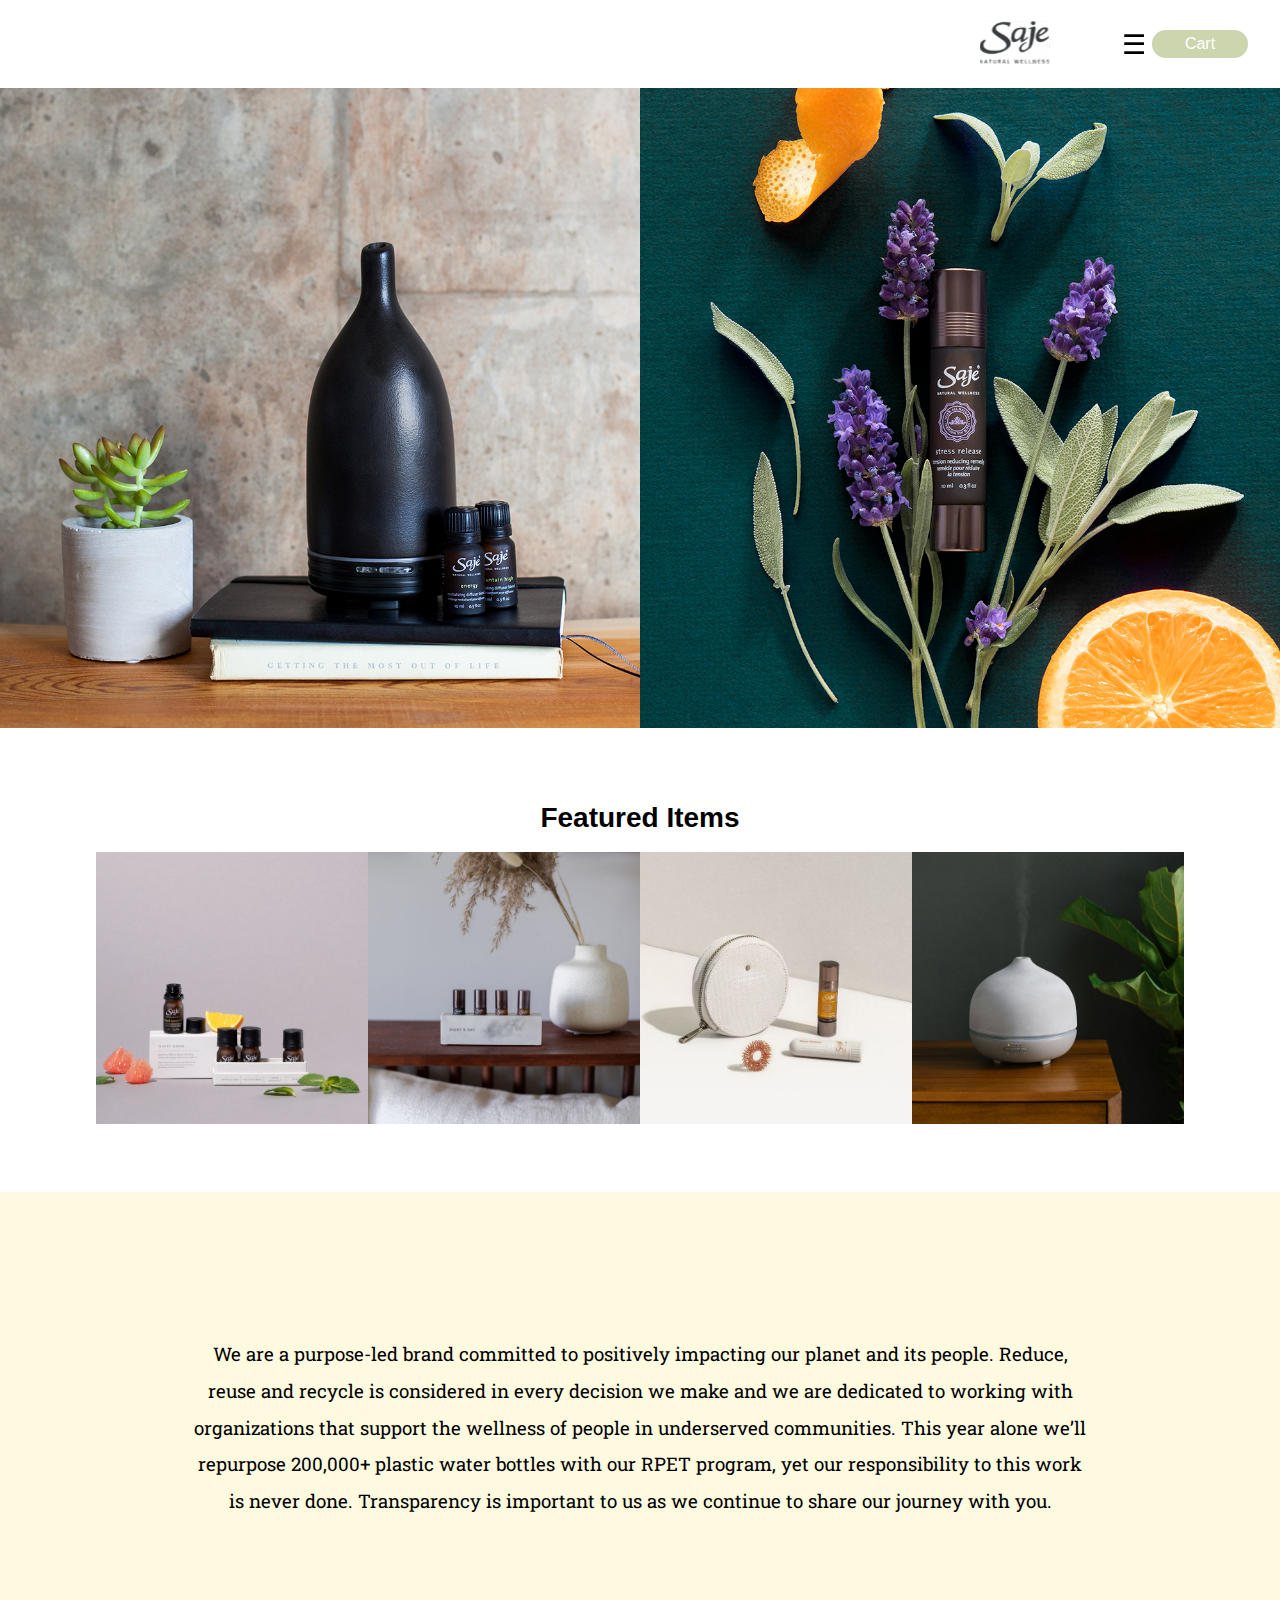
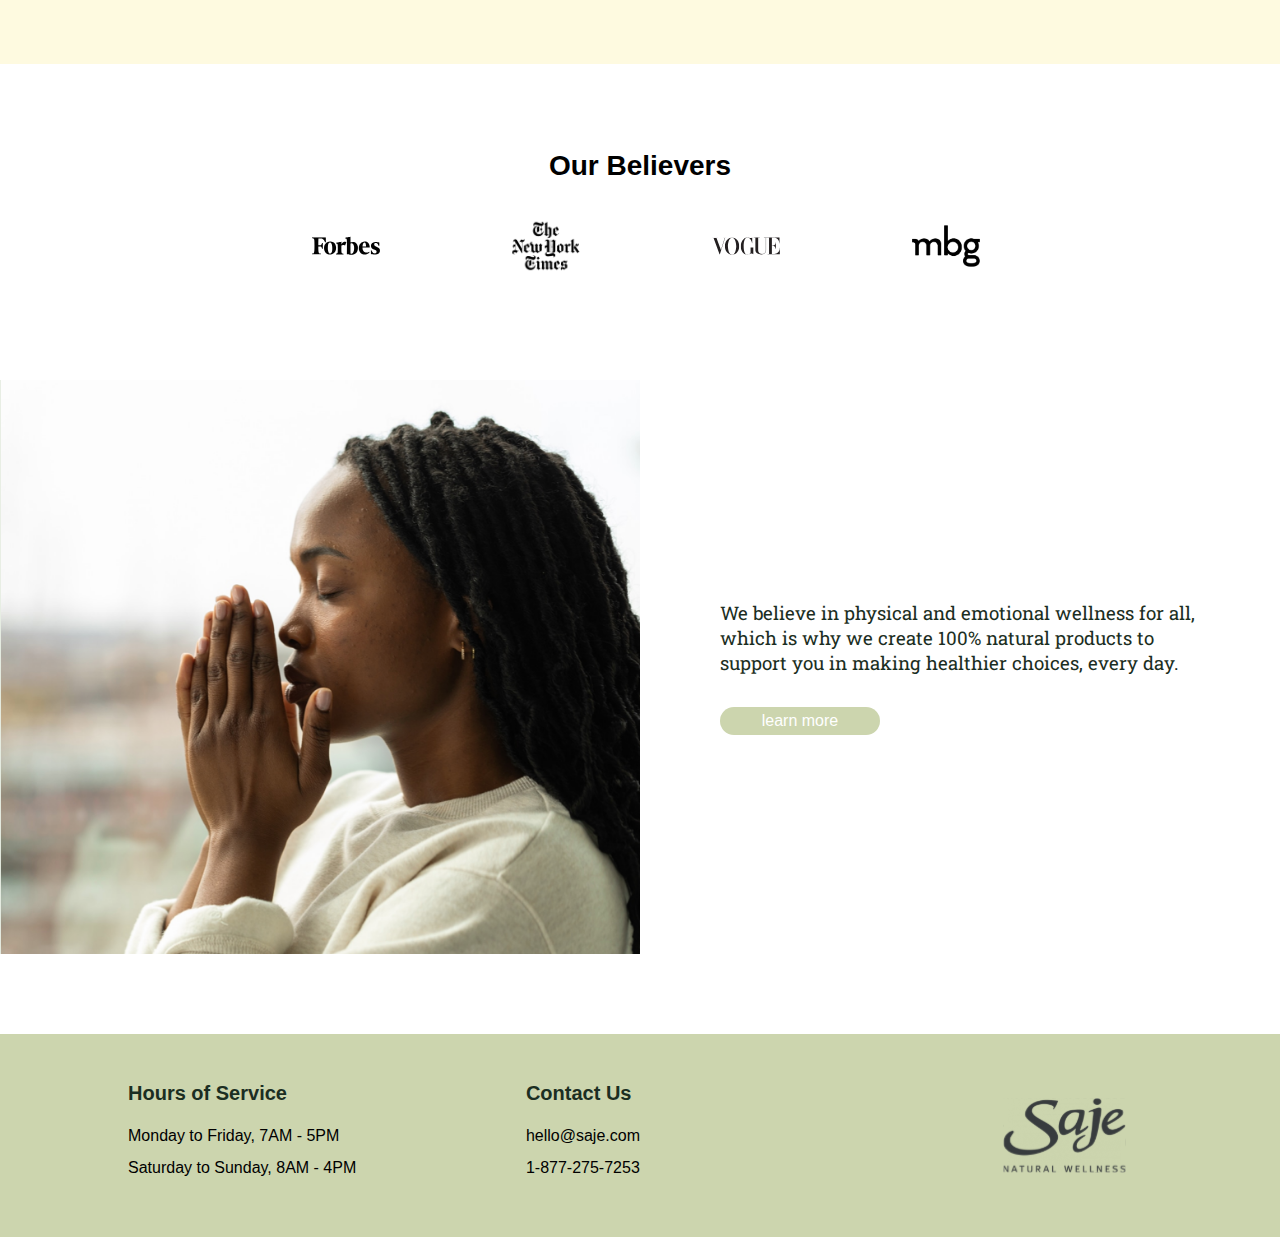
<file: index.html>
<!DOCTYPE html>
<html>
    <head>
        <meta charset="utf-8">
        <meta http-equiv="X-UA-Compatible" content="IE=edge">
        <title></title>
        <meta name="description" content="">
        <meta name="viewport" content="width=device-width, initial-scale=1">
        <link rel="stylesheet" href="../main.css">
        <link rel="stylesheet" href="../fonts.css">
        <link rel="stylesheet" href="../home page/home.css">
        <link rel="stylesheet" href="https://cdnjs.cloudflare.com/ajax/libs/font-awesome/4.7.0/css/font-awesome.min.css">
        
        
    </head>
    <body>
        <header id="myTopnav">
            <a href="../home page/index.html"><img class="logo" class="saje_logo" src="../images/Saje Natural Wellness Logo.svg" alt="logo"></a>
    
            <div class="dropdown">
                <button class="dropbtn">
                    <a href="javascript:void(0);" class="drop_logo" onclick="myFunction()">&#9776;</a>
                </button>
                <div class="dropdown-content">
                  <a href="../lists/diffList.html">Diffusers</a>
                  <a href="../lists/oilList.html">Essential Oils</a>
                  <a href="../about/about.html">About Us</a>
                </div>
              </div>

              <a class="cta" href="../cart/cart.html"><button>Cart</button></a>

        </header>

        <div class="item-content">
            <a class="list" href="../lists/diffList.html"><img class="diffuser hero_image" src="../images/diffuser.jpeg" alt="diffuser"></a>
            <a class="list" href="../lists/oilList.html"><img class="essential_oils hero_image" src="../images/essential oils.jpeg" alt="essential oils"></a>
        </div>

        <section class="featured_items">
            <h2 class="section_title">
                Featured Items
            </h2>
            <ul class="all_featured_items all_items">
                <li class="square"><a href="../products/happyHome.html"><img class="f-Item" src="../images/happyHome1.jpeg
                    " alt="item1"></a></li>
                <li class="square"><a href="../products/remedyBar.html"><img class="f-Item" src="../images/remedyBar1.jpeg
                    " alt="item2"></a></li>
                <li class="square"><a href="../products/stressRelease.html"><img class="f-Item" src="../images/stressRelease1.jpeg
                    " alt="item3"></a></li>
                <li class="square"><a href="../products/diff2.html"><img class="f-Item" src="../images/diff2.1.jpeg
                    " alt="item4"></a></li>
            </ul>
        </section>

        <section class="break_page">
            <div class="break_text">
                <h3>
                    We are a purpose-led brand committed to positively impacting our planet and its people. Reduce, reuse and recycle is considered in every decision we make and we are dedicated to working with organizations that support the wellness of people in underserved communities. This year alone we’ll repurpose 200,000+ plastic water bottles with our RPET program, yet our responsibility to this work is never done. Transparency is important to us as we continue to share our journey with you.
                </h3>
            </div>
        </section>

        <section class="our_believers">
            <h2 class="section_title">
                Our Believers
            </h2>
            <ul class="all_believers all_items">
                <li><img class="comp" src="../images/c1.svg" alt="company1"></li>
                <li><img class="comp" src="../images/c2.svg" alt="company2"></li>
                <li><img class="comp" src="../images/c3.svg" alt="company3"></li>
                <li><img class="comp" src="../images/c4.svg" alt="company4"></li>
            </ul>
        </section>

        <section class="simple_about_us">
                <img class="about_us" src="../images/about_us_pic.png" alt="about_us">
                <div class="about_us_description">
                    <h4 class="about_us_text">
                        We believe in physical and emotional wellness for all, which is why we create 
                        100% natural products to support you in making healthier choices, every day. 
                    </h4>

                    <a class="learn_more" href="#"><button>learn more</button></a>  
                </div>
        </section>

        <footer>
            <div class="barB">
                <ul class="hours">
                    <h4>Hours of Service</h4>
                    <li> Monday to Friday, 7AM - 5PM</li>
                    <li>Saturday to Sunday, 8AM - 4PM</li>
                </ul>

                <ul class="contact_us">
                    <h4>Contact Us</h4>
                    <li>hello@saje.com</li>
                    <li>1-877-275-7253</li>
                </ul>
            </div>
            <img class="logo" src="../images/Saje Natural Wellness Logo.svg" alt="logo">
        </footer>
        <script src="../hamburger.js"></script>
    </body>
</html>
</file>
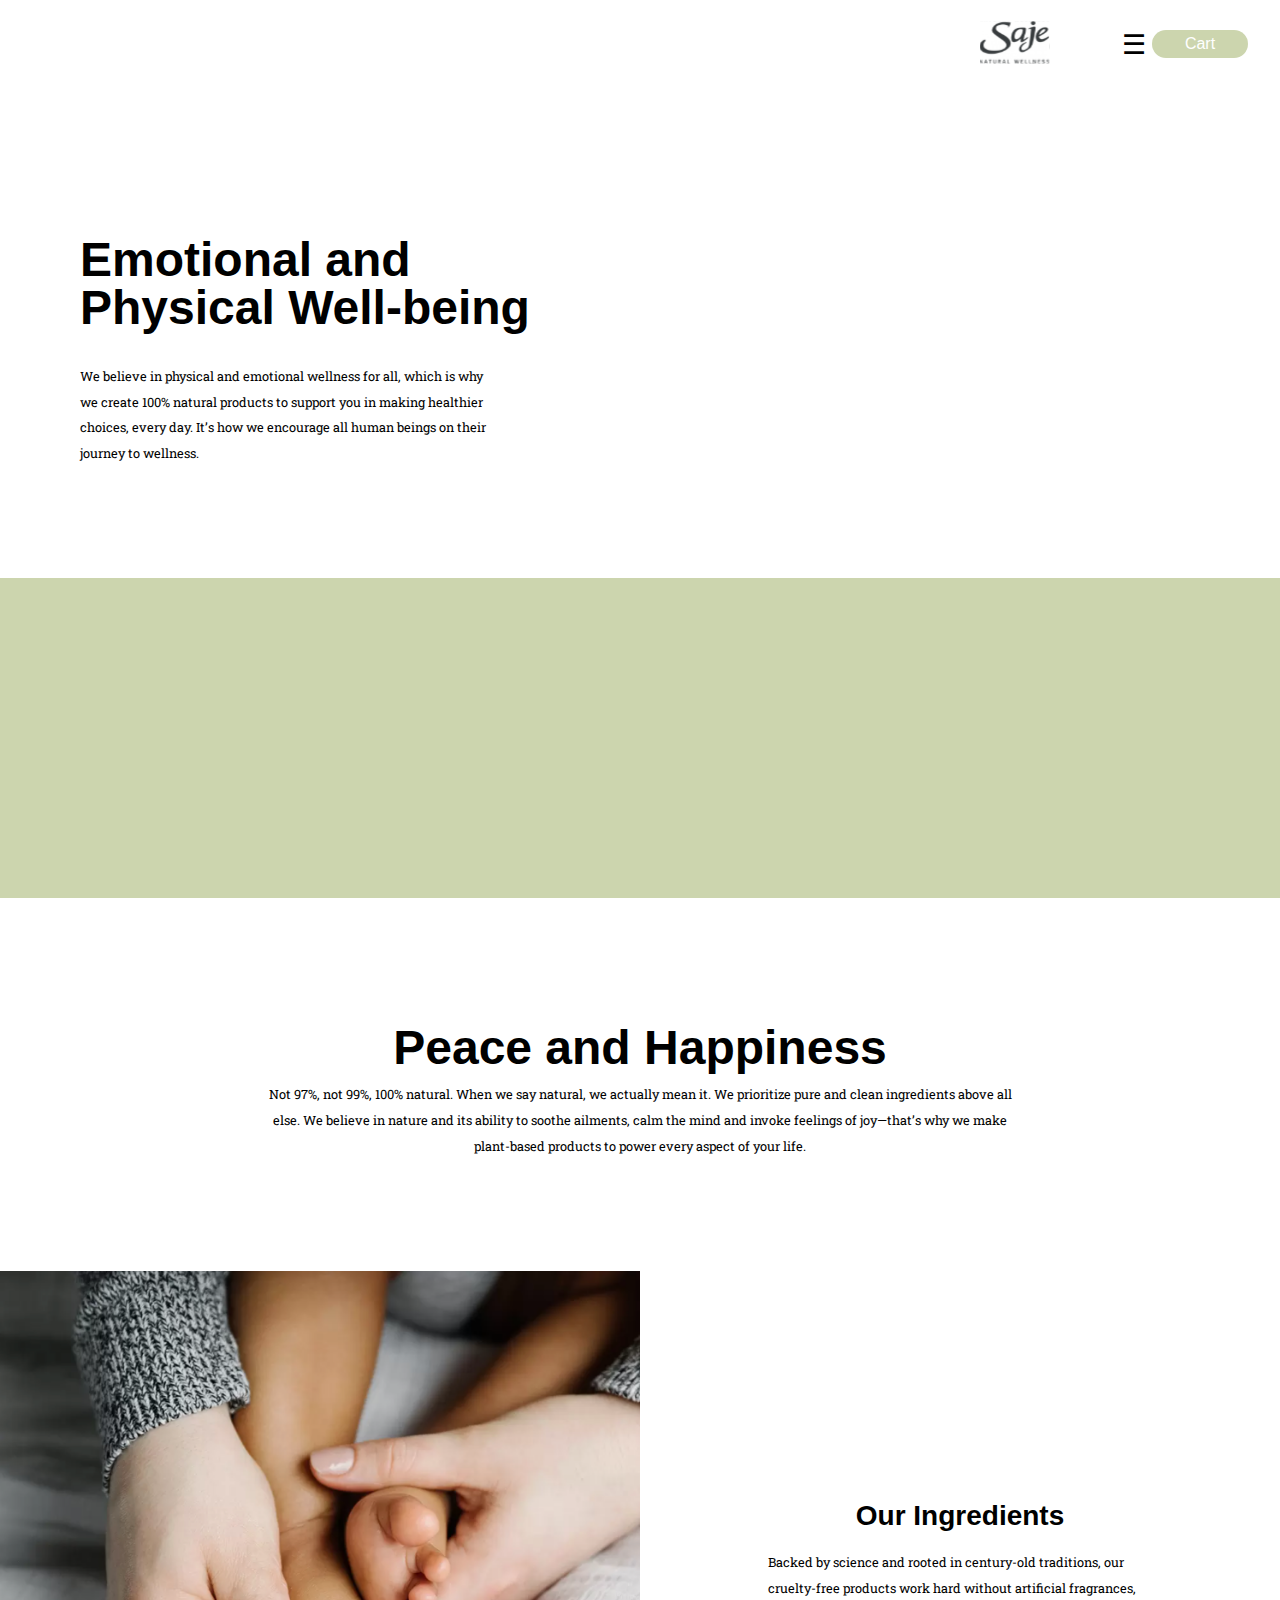
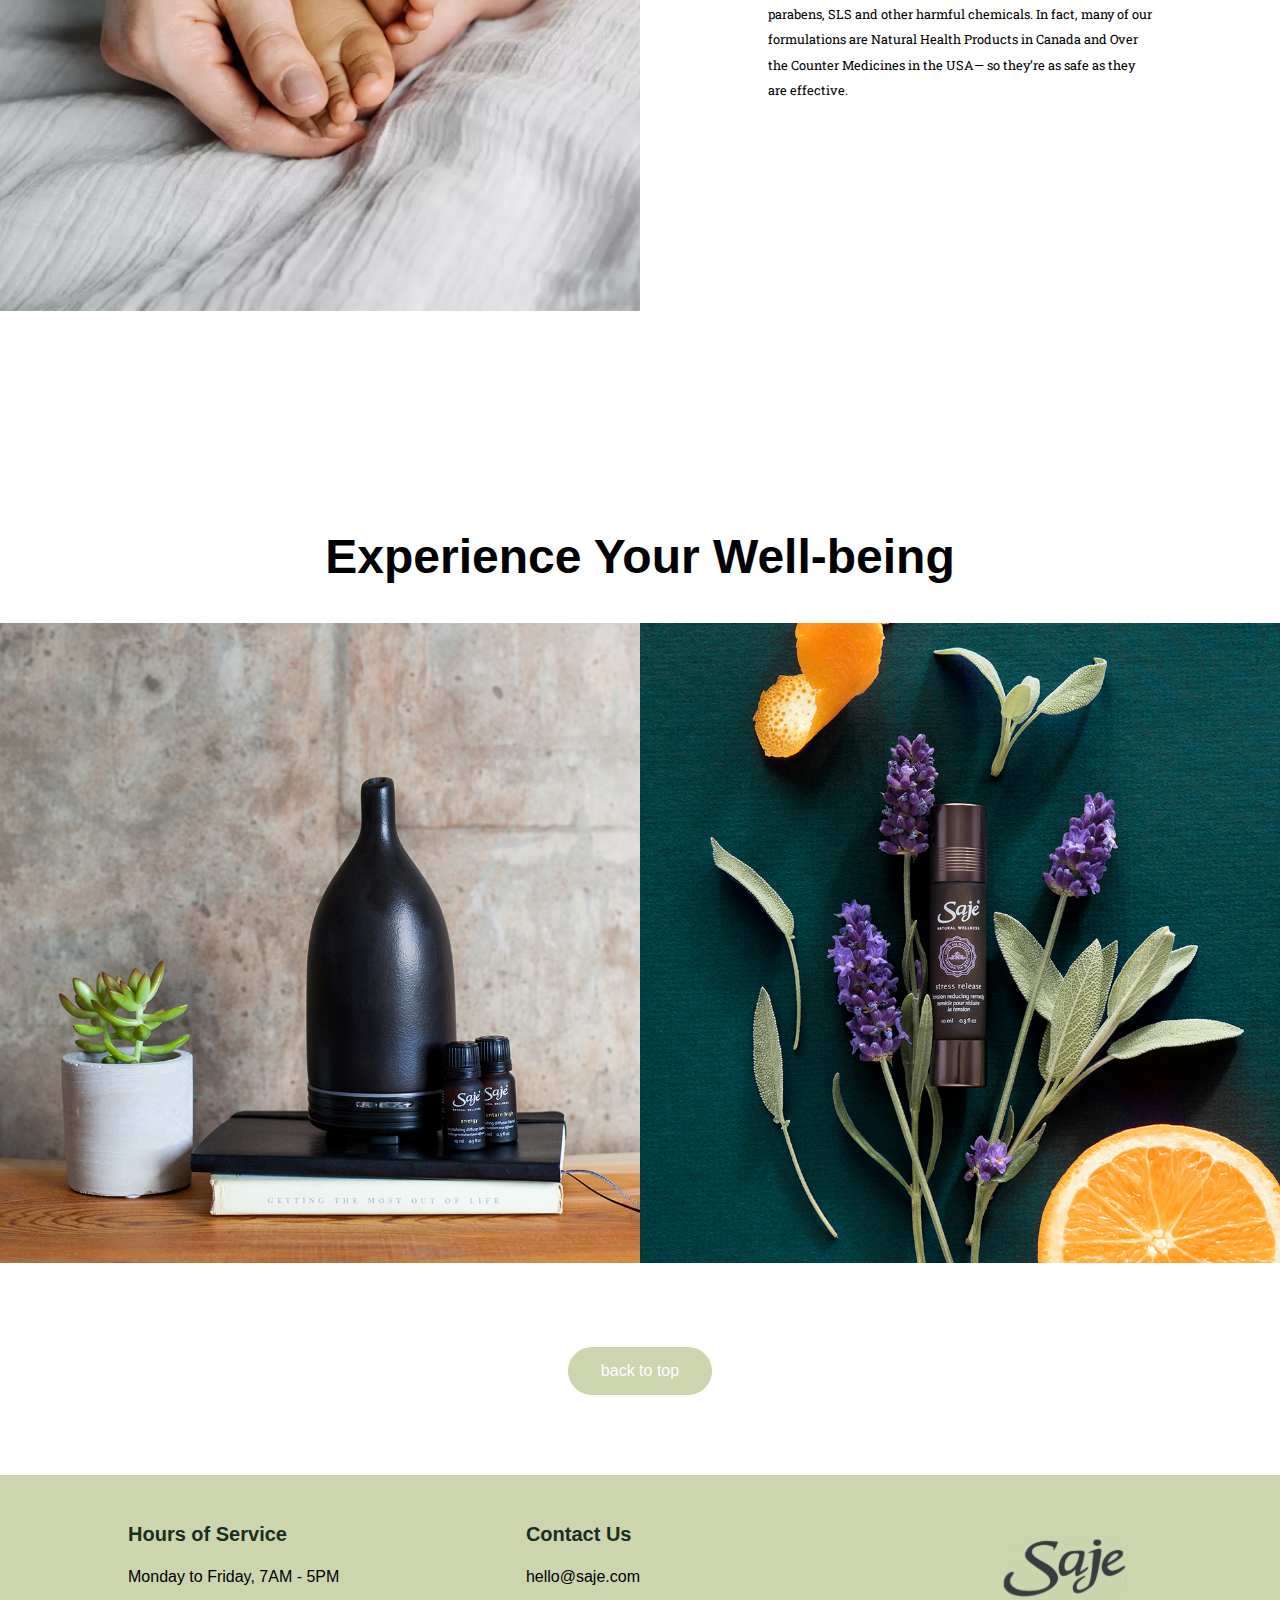
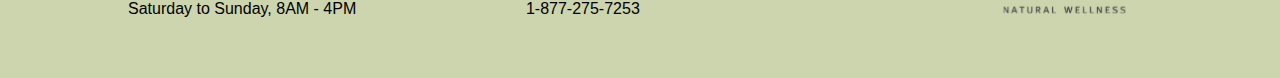
<file: about/about.html>
<!DOCTYPE html>
<html>
    <head>
        <meta charset="utf-8">
        <meta http-equiv="X-UA-Compatible" content="IE=edge">
        <title></title>
        <meta name="description" content="">
        <meta name="viewport" content="width=device-width, initial-scale=1">
        <link rel="stylesheet" href="css/about.css">
        <link rel="stylesheet" href="../main.css">
        <link rel="stylesheet" href="../fonts.css">
    </head>
    <body>
        <header id="myTopnav">
            <a href="../home page/index.html"><img class="logo" class="saje_logo" src="../images/Saje Natural Wellness Logo.svg" alt="logo"></a>
    
            <div class="dropdown">
                <button class="dropbtn">
                    <a href="javascript:void(0);" class="drop_logo" onclick="myFunction()">&#9776;</a>
                </button>
                <div class="dropdown-content">
                  <a href="../lists/diffList.html">Diffusers</a>
                  <a href="../lists/oilList.html">Essential Oils</a>
                  <a href="../about/about.html">About Us</a>
                </div>
              </div>

              <a class="cta" href="../cart/cart.html"><button>Cart</button></a>

        </header>

        <section class="about_us_main">
            <div class="text_section">
                <div class="title">
                    <h2>Emotional and Physical Well-being</h2>
                </div>
                <div class="title_description">
                    <p>We believe in physical and emotional wellness for all, which is why we create 100% natural products to support you in making healthier choices, every day. It’s how we encourage all human beings on their journey to wellness.</p>
                </div>
            </div>
            <div>
                
            </div>
        </section>

        <section class="break_section">
            <div class="break"></div>
        </section>

        <section class="peace_and_happiness">
            <h2 class="peace_title">Peace and Happiness</h2>
            <p class="peace_description">Not 97%, not 99%, 100% natural. When we say natural, we actually mean it. We prioritize pure and clean ingredients above all else. We believe in nature and its ability to soothe ailments, calm the mind and invoke feelings of joy—that’s why we make plant-based products to power every aspect of your life.
            </p>
        </section>

        <section class="our_ingredients">
            <img class="ingredients_image" src="../images/take_care.png" alt="ingredients">
            <!-- <div class="ingredient_image">
            </div> -->

            <div class="ingredient_text">
                <h2>
                    Our Ingredients
                </h2>
                <p>
                    Backed by science and rooted in century-old traditions, our cruelty-free products work hard without artificial fragrances, parabens, SLS and other harmful chemicals. In fact, many of our formulations are Natural Health Products in Canada and Over the Counter Medicines in the USA— so they’re as safe as they are effective.
                </p>
            </div>
        </section>

        <section class="product">
            <div class="product_text">
                <h2 class="peace_title">Experience Your Well-being</h2>
                <!-- <p class="product_description">
                    We are a purpose-led brand committed to positively impacting our planet and its people. Transparency is important to us as we continue to share our journey with you.
                </p> -->
            </div>
            <div class="item-content">
                <a class="list" href="../lists/diffList.html"><img class="diffuser hero_image" src="../images/diffuser.jpeg" alt="diffuser"></a>
                <a class="list" href="../lists/oilList.html"><img class="essential_oils hero_image" src="../images/essential oils.jpeg" alt="essential oils"></a>
                </div>
        </section>

        <section class="back_to_top_buttom">
            <a class="back-to-top" href="../about/about.html"><button>back to top</button></a>
        </section>

        <footer>
            <div class="barB">
                <ul class="hours">
                    <h4>Hours of Service</h4>
                    <li> Monday to Friday, 7AM - 5PM</li>
                    <li>Saturday to Sunday, 8AM - 4PM</li>
                </ul>

                <ul class="contact_us">
                    <h4>Contact Us</h4>
                    <li>hello@saje.com</li>
                    <li>1-877-275-7253</li>
                </ul>
            </div>
            <img class="logo" src="../images/Saje Natural Wellness Logo.svg" alt="logo">
        </footer>

    </body>
</html>
</file>
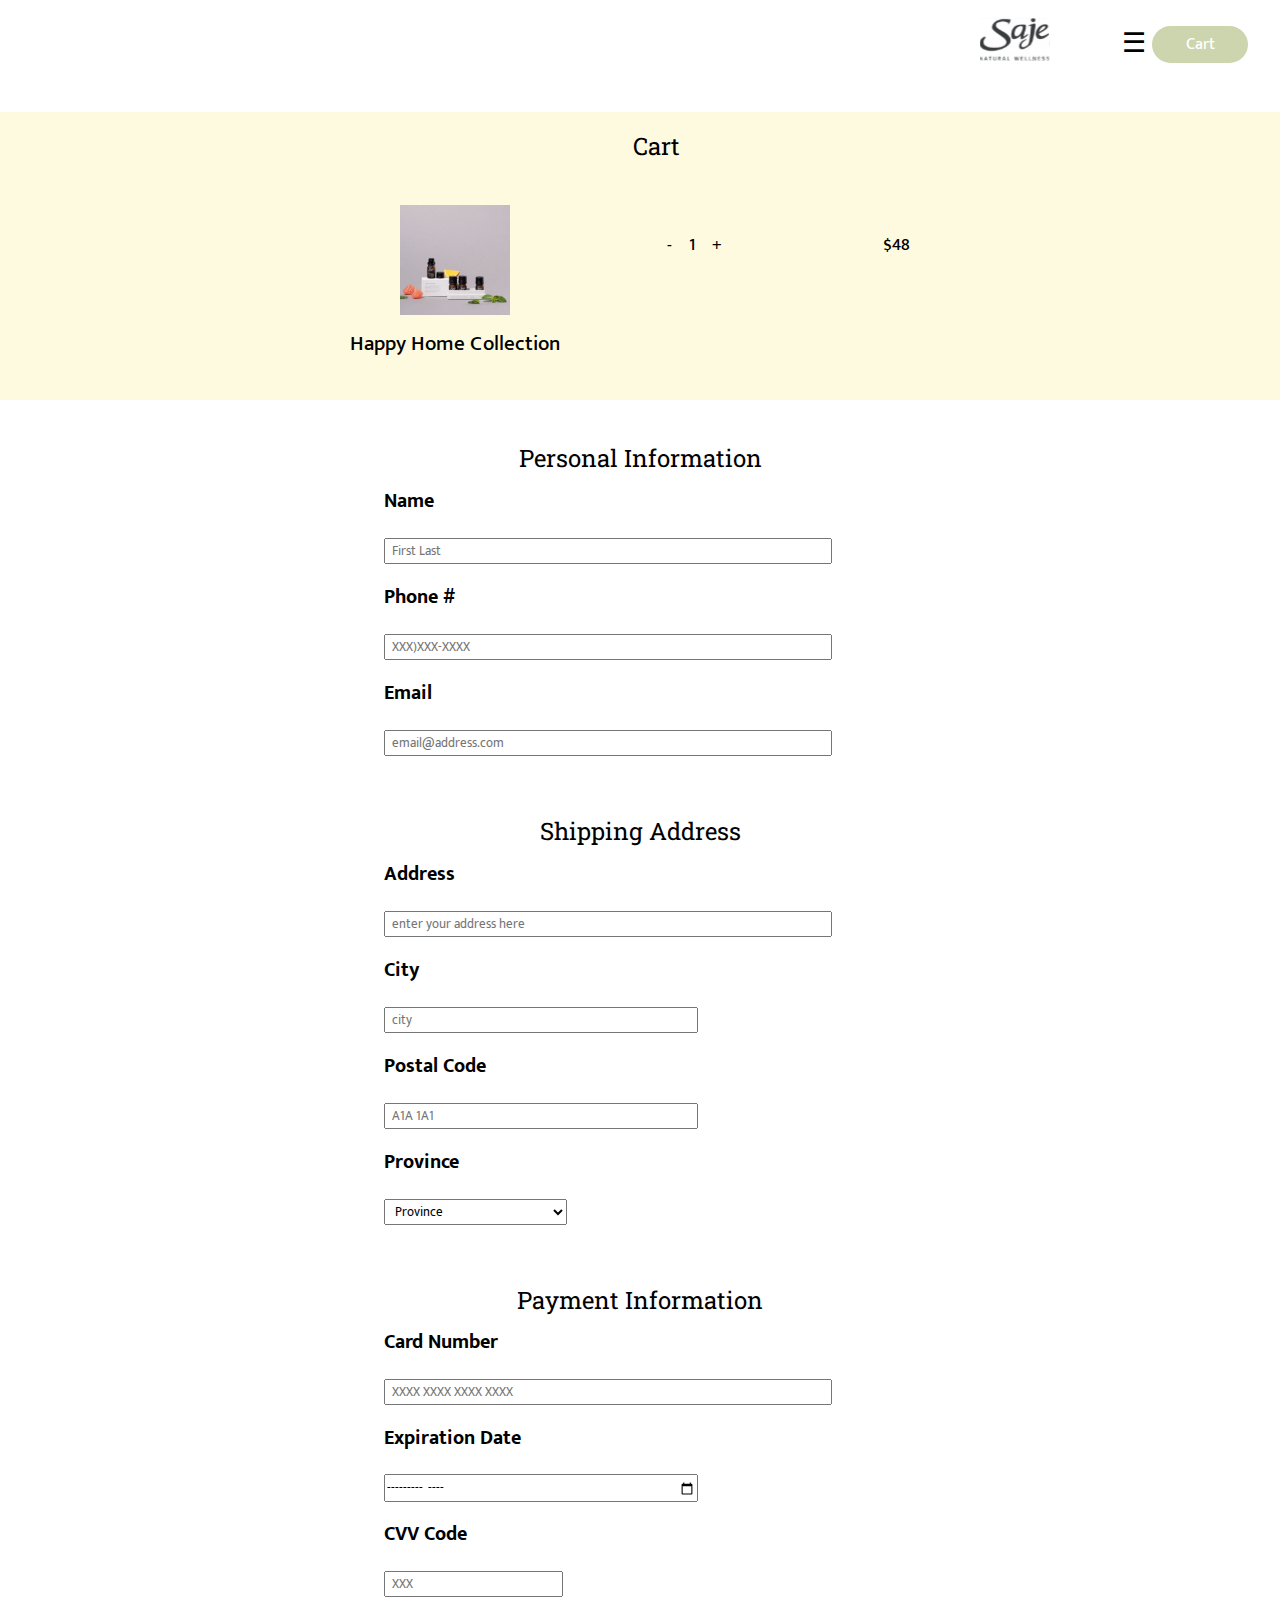
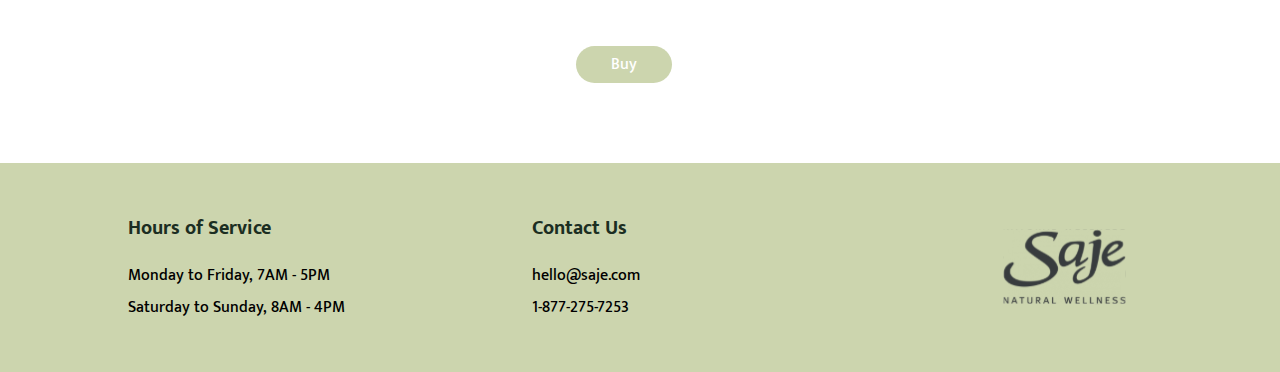
<file: cart/cart.html>
<!-- this is cart html -->

<!doctype html>
<html lang="en">

	<head>
		<meta charset="utf-8">
		<meta name="viewport" content="width = device-width, initial-scale=1">

		<title>A2_SajeWebsite</title>
	
		<!--link rel="stylesheet" href="css/normalize.css"-->
		<link href="css/cart.css" rel="stylesheet">
		<link href="../fonts.css" rel="stylesheet">
        <link href="../main.css" rel="stylesheet">
        <link rel="preconnect" href="https://fonts.googleapis.com">
        <link rel="preconnect" href="https://fonts.gstatic.com" crossorigin>
        <link href="https://fonts.googleapis.com/css2?family=Mukta:wght@400;700&family=Raleway:wght@100;400;700&family=Rhodium+Libre&family=Roboto:ital,wght@0,100;0,400;0,700;1,400&display=swap" rel="stylesheet">

	</head>

    <body>
        <header id="myTopnav">
            <a href="../home page/index.html"><img class="logo" class="saje_logo" src="../images/Saje Natural Wellness Logo.svg" alt="logo"></a>
    
            <div class="dropdown">
                <button class="dropbtn">
                    <a href="javascript:void(0);" class="drop_logo" onclick="myFunction()">&#9776;</a>
                </button>
                <div class="dropdown-content">
                  <a href="../lists/diffList.html">Diffusers</a>
                  <a href="../lists/oilList.html">Essential Oils</a>
                  <a href="../about/about.html">About Us</a>
                </div>
              </div>

              <a class="cta" href="../cart/cart.html"><button>Cart</button></a>

        </header>

        <!--------------  all html files need the above lines (has to be modified)  ---------------->
        <div class="checkout">
            <div class="boxP">
                <div class="smry"><h3>Cart</h3></div>
                <div class="smry">
                    <ul class="prod">
                        <li class="square"><img class="pImg" src="../images/happyHome1.jpeg" alt="remedyBar"><br>Happy Home Collection
                        </li> 
                        <!-- <li class="detail">Happy Home Collection</li> -->
                        <li class="detail">-&emsp;1&emsp;+</li>
                        <li class="detail">&emsp;&emsp;$48</li>
                    </ul>
                </div>
            </div>

            <div class="info">
                <h3>Personal Information</h3>
                    <form class="info-item" method="post">
                        <label for="infoTitle">Name</label><br>
                        <input class="infoInput" type="text" placeholder="&nbsp;&nbsp;First Last">
                    </form>

                    <form class="info-item" method="post">
                        <label for="infoTitle">Phone #</label><br>
                        <input class="infoInput" type="tel" placeholder="&nbsp;&nbsp;XXX)XXX-XXXX">
                    </form>

                    <form class="info-item" method="post">
                        <label for="infoTitle">Email</label><br>
                        <input class="infoInput" type="email" placeholder="&nbsp;&nbsp;email@address.com">
                    </form>
            </div>

            <div class="info">
                <h3>Shipping Address</h3>

                    <form class="info-item" method="post">
                        <label for="infoTitle">Address</label><br>
                        <input class="infoInput" type="text" placeholder="&nbsp;&nbsp;enter your address here">
                    </form>

                    <div class="smallInfo-item">
                        <div class="smallInfo">
                            <form class="info-item" method="post">
                                <label for="infoTitle">City</label><br>
                                <input class="addr" type="text" placeholder="&nbsp;&nbsp;city">
                            </form>
                        </div>

                        <div class="smallInfo-item">
                            <form class="info-item" method="post">
                                <label for="infoTitle">Postal Code</label><br>
                                <input class="addr" type="text" placeholder="&nbsp;&nbsp;A1A 1A1" maxlength="6">
                            </form>
                        </div>
                    </div>

                    <div class="smallInfo">
                        <form class="info-item" method="get">
                            <label for="infoTitle">Province</label><br>
                            <select class="selP" placeholder="province">
                                <option value="Province">&nbsp;&nbsp;Province</option>
                                <option value="Alberta">&nbsp;&nbsp;Alberta</option>
                                <option value="British Columbia">&nbsp;&nbsp;British Columbia</option>
                                <option value="Manitoba">&nbsp;&nbsp;Manitoba</option>
                                <option value="New Brunswick">&nbsp;&nbsp;New Brunswick</option>
                                <option value="Newfoundland and Labrador">&nbsp;&nbsp;Newfoundland and Labrador</option>
                                <option value="Nova Scotia">&nbsp;&nbsp;Nova Scotia</option>
                                <option value="Ontario">&nbsp;&nbsp;Ontario</option>
                                <option value="Prince Edward Island">&nbsp;&nbsp;Prince Edward Island</option>
                                <option value="Quebec">&nbsp;&nbsp;Quebec</option>
                                <option value="Saskatchewan">&nbsp;&nbsp;Saskatchewan</option>
                            </select>
                        </form>
                    </div>
            </div>
        
            <div class="info">
                <h3>Payment Information</h3>
                
                    <form class="info-item" method="post">
                        <label for="infoTitle">Card Number</label><br>
                        <input class="infoInput" type="text" placeholder="&nbsp;&nbsp;XXXX XXXX XXXX XXXX" required maxlength="16">
                    </form>

                    <div class="cardInfo">
                        <form class="info-item" method="post">
                            <label for="infoTitle">Expiration Date</label><br>
                            <input class="exp" type="month" required min="2022-03" max="2072-03">
                        </form>
                    </div>
                    <div class="cardInfo">
                        <form class="info-item" method="post">
                            <label for="infoTitle">CVV Code</label><br>
                            <input class="cvv" type="text" placeholder="&nbsp;&nbsp;XXX" maxlength="3">
                        </form>
                    </div>
            </div>

            <a class="buyB" href="../cart/confirmation.html"><button>Buy</button></a>
        </div>

 <!--------------  all html files need the below line (has to be modified)  ---------------->
 <footer>
    <div class="barB">
        <ul class="hours">
            <h4>Hours of Service</h4>
            <li> Monday to Friday, 7AM - 5PM</li>
            <li>Saturday to Sunday, 8AM - 4PM</li>
        </ul>

        <ul class="contact_us">
            <h4>Contact Us</h4>
            <li>hello@saje.com</li>
            <li>1-877-275-7253</li>
        </ul>
    </div>
    <img class="logo" src="../images/Saje Natural Wellness Logo.svg" alt="logo">
</footer>
</body>

</html>
</file>
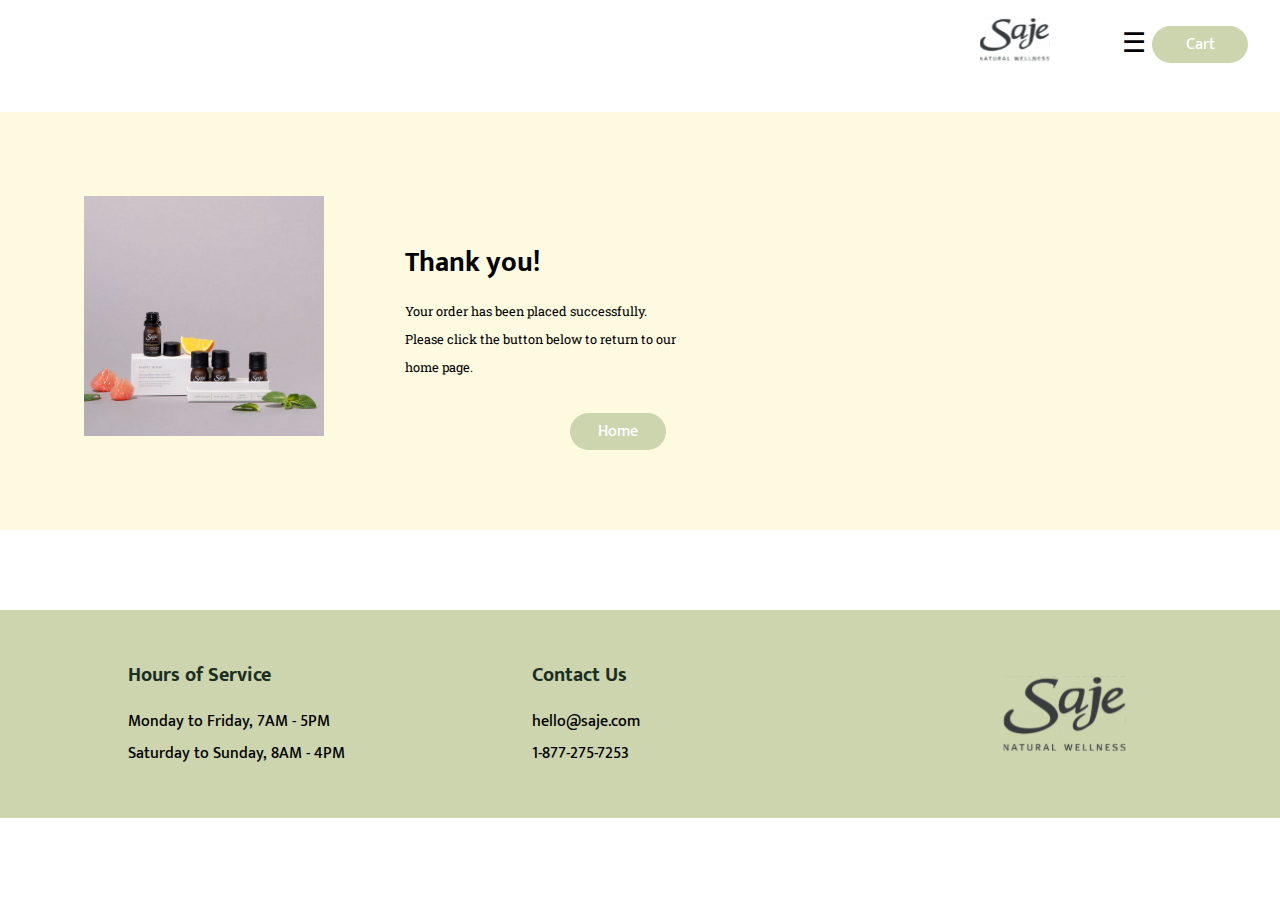
<file: cart/confirmation.html>
<!-- this is cart html -->

<!doctype html>
<html lang="en">

	<head>
		<meta charset="utf-8">
		<meta name="viewport" content="width = device-width, initial-scale=1">

		<title>A2_SajeWebsite</title>
	
		<!--link rel="stylesheet" href="css/normalize.css"-->
		<link href="css/confirmation.css" rel="stylesheet">
		<link href="../fonts.css" rel="stylesheet">
        <link href="../main.css" rel="stylesheet">
        <link rel="preconnect" href="https://fonts.googleapis.com">
        <link rel="preconnect" href="https://fonts.gstatic.com" crossorigin>
        <link href="https://fonts.googleapis.com/css2?family=Mukta:wght@400;700&family=Raleway:wght@100;400;700&family=Rhodium+Libre&family=Roboto:ital,wght@0,100;0,400;0,700;1,400&display=swap" rel="stylesheet">

	</head>

    <body>
        <header id="myTopnav">
            <a href="../home page/index.html"><img class="logo" class="saje_logo" src="../images/Saje Natural Wellness Logo.svg" alt="logo"></a>
    
            <div class="dropdown">
                <button class="dropbtn">
                    <a href="javascript:void(0);" class="drop_logo" onclick="myFunction()">&#9776;</a>
                </button>
                <div class="dropdown-content">
                  <a href="../lists/diffList.html">Diffusers</a>
                  <a href="../lists/oilList.html">Essential Oils</a>
                  <a href="../about/about.html">About Us</a>
                </div>
              </div>

              <a class="cta" href="../cart/cart.html"><button>Cart</button></a>

        </header>

        <!--------------  all html files need the above lines (has to be modified)  ---------------->
        <div class="boxC">
            
            <div class="cfm">
                <img class="cImg" src="../images/happyHome1.jpeg" alt="remedyBar">
            </div>

            <div class="cfm">
                <div class="cfmText">
                    <!-- <h1 id="conf">Thank you!</h1>
                    <p id="confirmation">Your order has been placed successfully. Please click the button below to return to our main page.</p> -->
                    <h2 class="cfmComment">Thank you!</h2>
                    <p id="confirmation">Your order has been placed successfully. Please click the button below to return to our home page.</p>
                <!-- </div>

                <div class="cfmText"> -->
                    <a class="return" href="../home page/index.html"><button>Home</button></a>
                </div>
            </div>
        </div>

 <!--------------  all html files need the below line (has to be modified)  ---------------->
 <footer>
    <div class="barB">
        <ul class="hours">
            <h4>Hours of Service</h4>
            <li> Monday to Friday, 7AM - 5PM</li>
            <li>Saturday to Sunday, 8AM - 4PM</li>
        </ul>

        <ul class="contact_us">
            <h4>Contact Us</h4>
            <li>hello@saje.com</li>
            <li>1-877-275-7253</li>
        </ul>
    </div>
    <img class="logo" src="../images/Saje Natural Wellness Logo.svg" alt="logo">
</footer>
</body>

</html>
</file>
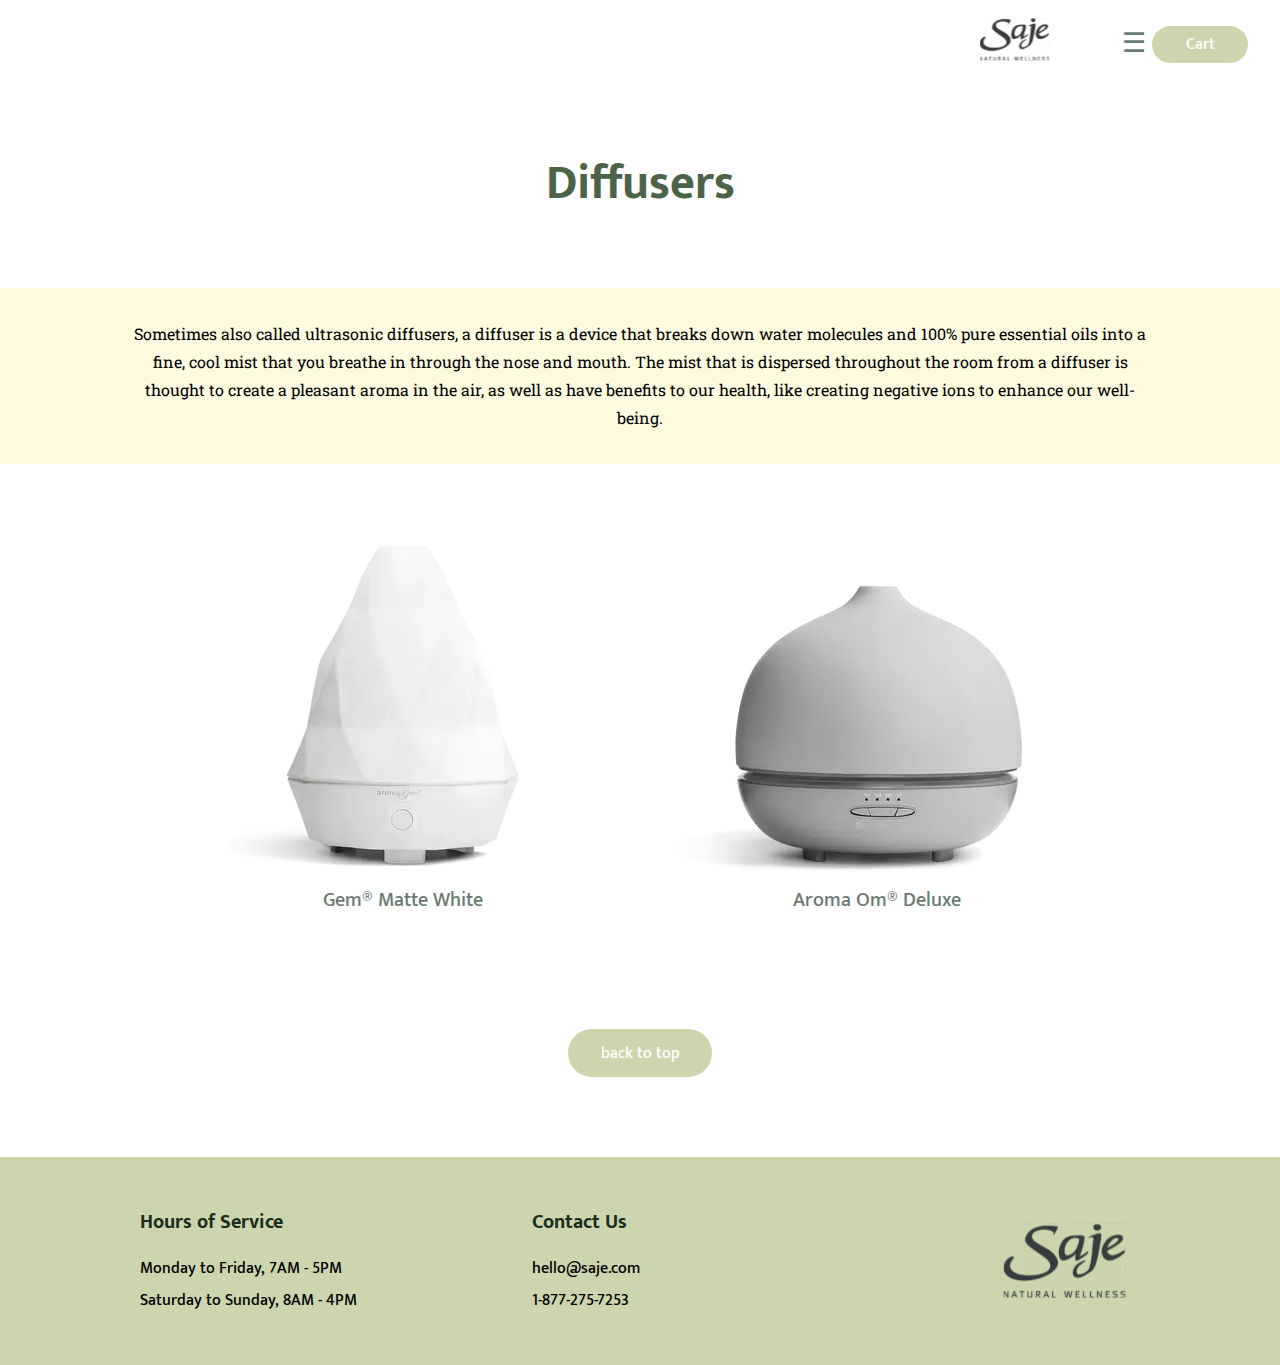
<file: lists/diffList.html>
<!-- this is html for the list of diffusers -->

<!doctype html>
<html lang="en">

	<head>
		<meta charset="utf-8">
		<meta name="viewport" content="width = device-width, initial-scale=1">

		<title>A2_SajeWebsite</title>
	
		<!--link rel="stylesheet" href="css/normalize.css"-->
		<link href="../main.css" rel="stylesheet">
		<link href="../fonts.css" rel="stylesheet">
        <link href="css/list.css" rel="stylesheet">
        <link rel="preconnect" href="https://fonts.googleapis.com">
        <link rel="preconnect" href="https://fonts.gstatic.com" crossorigin>
        <link href="https://fonts.googleapis.com/css2?family=Mukta:wght@400;700&family=Raleway:wght@100;400;700&family=Rhodium+Libre&family=Roboto:ital,wght@0,100;0,400;0,700;1,400&display=swap" rel="stylesheet">

	</head>

    <body>
        <header id="myTopnav">
            <a href="../home page/index.html"><img class="logo" class="saje_logo" src="../images/Saje Natural Wellness Logo.svg" alt="logo"></a>
    
            <div class="dropdown">
                <button class="dropbtn">
                    <a href="javascript:void(0);" class="drop_logo" onclick="myFunction()">&#9776;</a>
                </button>
                <div class="dropdown-content">
                  <a href="../lists/diffList.html">Diffusers</a>
                  <a href="../lists/oilList.html">Essential Oils</a>
                  <a href="../about/about.html">About Us</a>
                </div>
              </div>

              <a class="cta" href="../cart/cart.html"><button>Cart</button></a>

        </header>

        <h1>Diffusers</h1>
<!--------------  all html files need the above lines (has to be modified)  ---------------->

        <div class="textbox">
            <p class="text">Sometimes also called ultrasonic diffusers, a diffuser is a device that breaks down water molecules and 100% pure essential oils into a fine, cool mist that you breathe in through the nose and mouth. The mist that is dispersed throughout the room from a diffuser is thought to create a pleasant aroma in the air, as well as have benefits to our health, like creating negative ions to enhance our well-being.</p>
        </div>

         <div>
            <ul class="pImg">

                <li><a href="../products/diff1.html"><img class="pImg-items" img src="../images/diff1.png" alt="diff1">
                    <figcaption>Gem® Matte White</figcaption>
                    </a>
                </li>
                <!-- Chris changes here *added another class* -->
                <li><a href="../products/diff2.html"><img class="pImg-items diff2" img src="../images/diff2.png" alt="diff2">
                    <figcaption>Aroma Om® Deluxe</figcaption>
                    </a>
                </li>
                <!-- Changes ended here -->
                
            </ul>
        </div>

        <section class="back_to_top_buttom">
            <a class="back-to-top" href="../lists/diffList.html"><button>back to top</button></a>
        </section>
    
    
 <!--------------  all html files need the below line (has to be modified)  ---------------->
        <footer>
            <div class="barB">
                <ul class="hours">
                    <h4>Hours of Service</h4>
                    <li> Monday to Friday, 7AM - 5PM</li>
                    <li>Saturday to Sunday, 8AM - 4PM</li>
                </ul>

                <ul class="contact_us">
                    <h4>Contact Us</h4>
                    <li>hello@saje.com</li>
                    <li>1-877-275-7253</li>
                </ul>
            </div>
            <img class="logo" src="../images/Saje Natural Wellness Logo.svg" alt="logo">
        </footer>

</html>
</file>
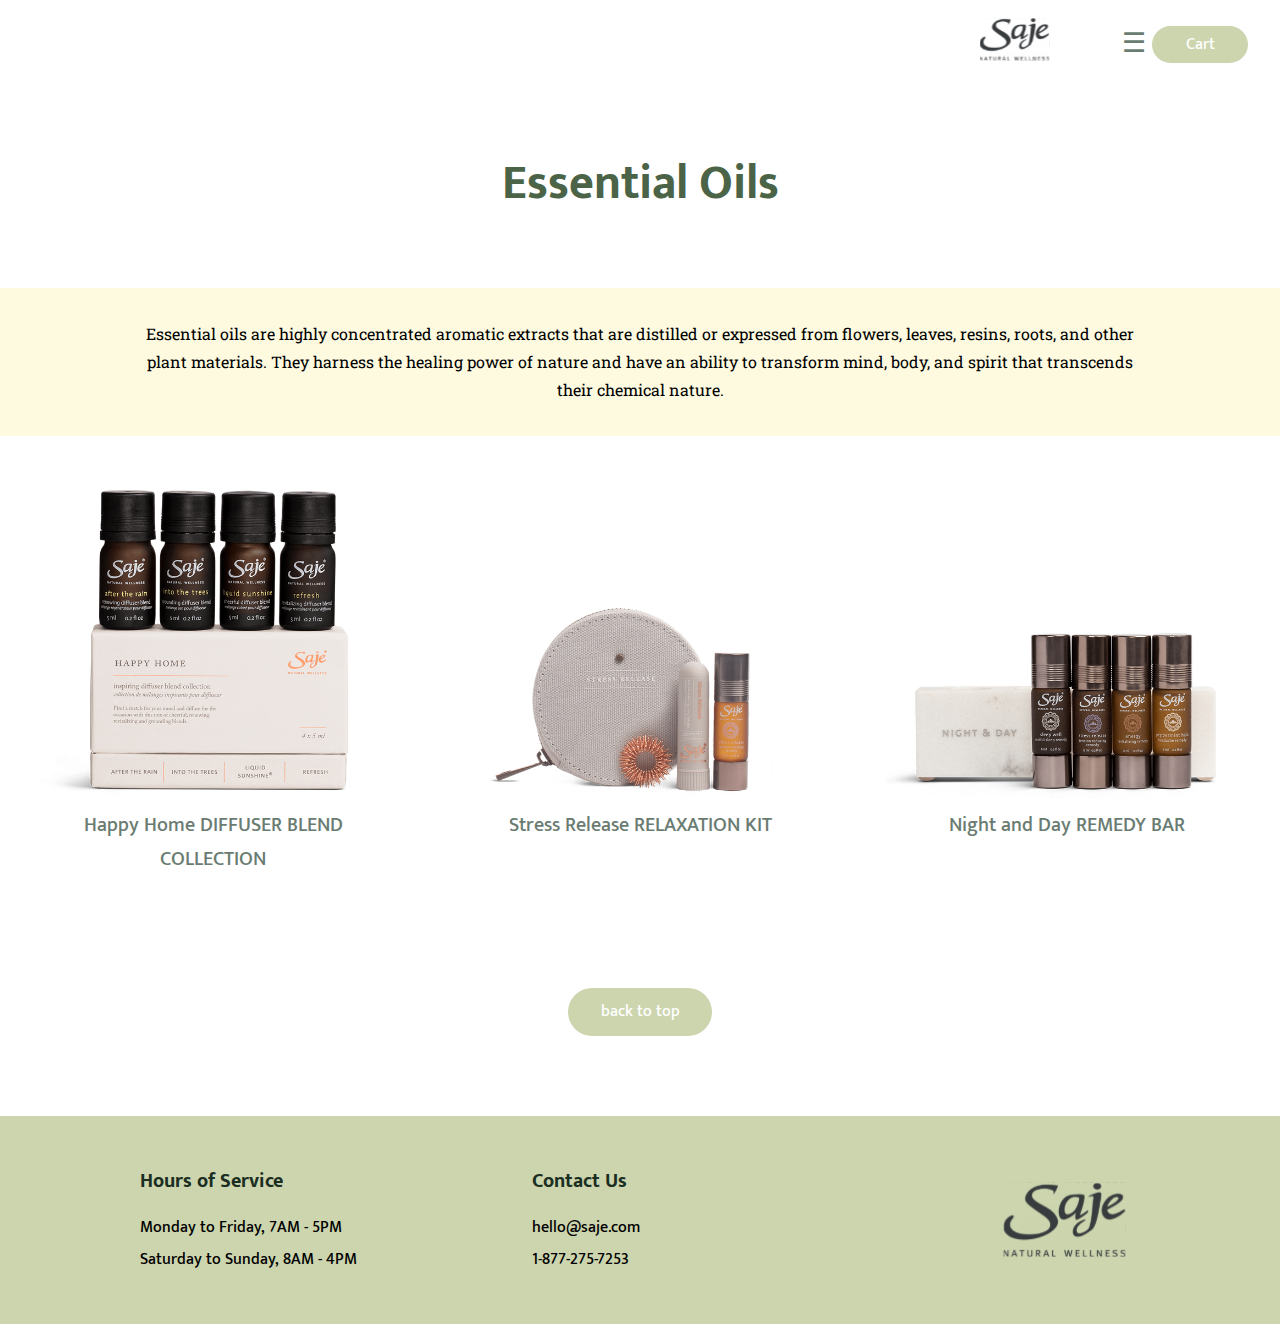
<file: lists/oilList.html>
<!-- this is html for the list of other products -->

<!doctype html>
<html lang="en">

	<head>
		<meta charset="utf-8">
		<meta name="viewport" content="width = device-width, initial-scale=1">

		<title>A2_SajeWebsite</title>
	
		<!--link rel="stylesheet" href="css/normalize.css"-->
		<link href="../main.css" rel="stylesheet">
		<link href="../fonts.css" rel="stylesheet">
        <link href="css/list.css" rel="stylesheet">
        <link rel="preconnect" href="https://fonts.googleapis.com">
        <link rel="preconnect" href="https://fonts.gstatic.com" crossorigin>
        <link href="https://fonts.googleapis.com/css2?family=Mukta:wght@400;700&family=Raleway:wght@100;400;700&family=Rhodium+Libre&family=Roboto:ital,wght@0,100;0,400;0,700;1,400&display=swap" rel="stylesheet">

	</head>

    <body>
        <header id="myTopnav">
            <a href="../home page/index.html"><img class="logo" class="saje_logo" src="../images/Saje Natural Wellness Logo.svg" alt="logo"></a>
    
            <div class="dropdown">
                <button class="dropbtn">
                    <a href="javascript:void(0);" class="drop_logo" onclick="myFunction()">&#9776;</a>
                </button>
                <div class="dropdown-content">
                  <a href="../lists/diffList.html">Diffusers</a>
                  <a href="../lists/oilList.html">Essential Oils</a>
                  <a href="../about/about.html">About Us</a>
                </div>
              </div>

              <a class="cta" href="../cart/cart.html"><button>Cart</button></a>

        </header>

        <h1>Essential Oils</h1>

       <!--------------  all html files need the above lines (has to be modified)  ---------------->
       <div class="textbox">
        <p class="text">Essential oils are highly concentrated aromatic extracts that are distilled or expressed from flowers, leaves, resins, roots, and other plant materials. They harness the healing power of nature and have an ability to transform mind, body, and spirit that transcends their chemical nature.</p>
    </div>


    <div class="list_section">

        <ul class="pImg">
            <li><a href="../products/happyHome.html"><img class="pImg-items" img src="../images/happyHome.png" alt="happyHome">
                <figcaption>Happy Home DIFFUSER BLEND COLLECTION</figcaption>
                <!-- https://www.saje.com/ca/product/happy-home-705628.html -->
                </a>
            </li>
            
            <li><a href="../products/stressRelease.html"><img class="pImg-items" img src="../images/stressRelease.png" alt="stressRelease">
                <figcaption>Stress Release RELAXATION KIT</figcaption>
                <!-- https://www.saje.com/ca/product/stress-release-705703.html -->
                </a>
            </li>

            <li><a href="../products/remedyBar.html"><img class="pImg-items" img src="../images/remedyBar.png" alt="remedyBar">
                    <figcaption>Night and Day REMEDY BAR</figcaption>
                    <!-- https://www.saje.com/ca/product/night-and-day-703829.html -->
                    </a>
            </li>

        </ul>

    </div>

    <section class="back_to_top_buttom">
        <a class="back-to-top" href="../lists/oilList.html"><button>back to top</button></a>
    </section>


        
 <!--------------  all html files need the below line (has to be modified)  ---------------->
        <footer>
            <div class="barB">
                <ul class="hours">
                    <h4>Hours of Service</h4>
                    <li> Monday to Friday, 7AM - 5PM</li>
                    <li>Saturday to Sunday, 8AM - 4PM</li>
                </ul>

                <ul class="contact_us">
                    <h4>Contact Us</h4>
                    <li>hello@saje.com</li>
                    <li>1-877-275-7253</li>
                </ul>
            </div>
            <img class="logo" src="../images/Saje Natural Wellness Logo.svg" alt="logo">
        </footer>
    </body>

</html>
</file>
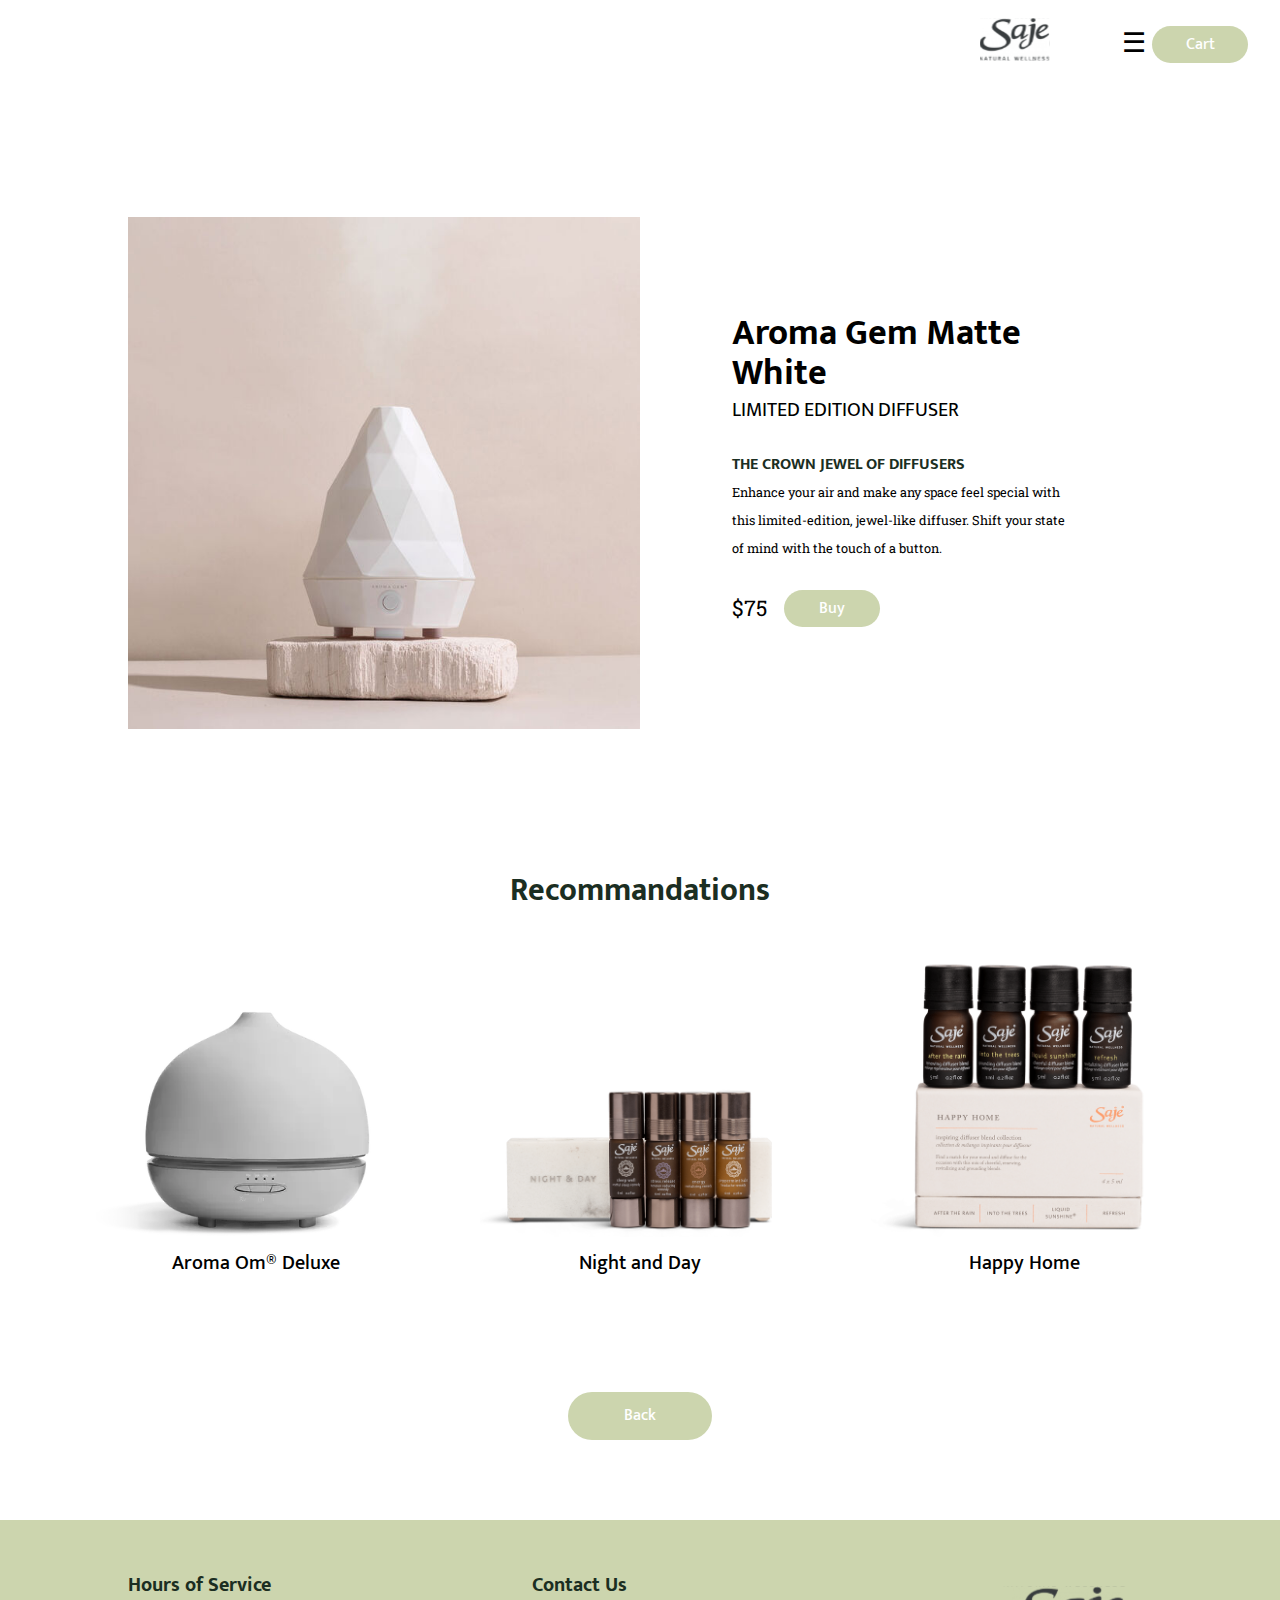
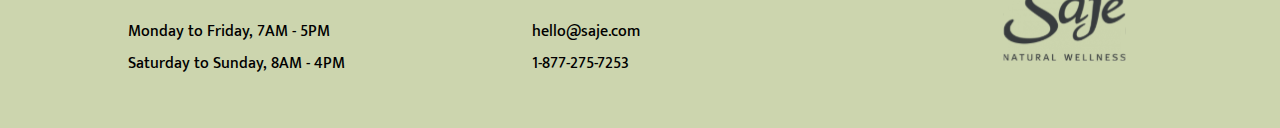
<file: products/diff1.html>
<!-- this is html for the first diffuser -->

<!doctype html>
<html lang="en">

	<head>
		<meta charset="utf-8">
		<meta name="viewport" content="width = device-width, initial-scale=1">

		<title>A2_SajeWebsite</title>
	
		<!--link rel="stylesheet" href="css/normalize.css"-->
        <link href="../main.css" rel="stylesheet">
		<link href="css/product.css" rel="stylesheet">
		<link href="../fonts.css" rel="stylesheet">
        <link rel="preconnect" href="https://fonts.googleapis.com">
        <link rel="preconnect" href="https://fonts.gstatic.com" crossorigin>
        <link href="https://fonts.googleapis.com/css2?family=Mukta:wght@400;700&family=Raleway:wght@100;400;700&family=Rhodium+Libre&family=Roboto:ital,wght@0,100;0,400;0,700;1,400&display=swap" rel="stylesheet">

	</head>

    <body>
        <header id="myTopnav">
            <a href="../home page/index.html"><img class="logo" class="saje_logo" src="../images/Saje Natural Wellness Logo.svg" alt="logo"></a>
    
            <div class="dropdown">
                <button class="dropbtn">
                    <a href="javascript:void(0);" class="drop_logo" onclick="myFunction()">&#9776;</a>
                </button>
                <div class="dropdown-content">
                  <a href="../lists/diffList.html">Diffusers</a>
                  <a href="../lists/oilList.html">Essential Oils</a>
                  <a href="../about/about.html">About Us</a>
                </div>
              </div>

              <a class="cta" href="../cart/cart.html"><button>Cart</button></a>

        </header>

        <!-- <h2>Aroma Gem Matte White</h2> -->
<!--------------  all html files need the above lines (has to be modified)  ---------------->
        <div class="sect">

            <div class="sect-items">
                <img class="pImg-items" id="mainImg" img src="../images/diff1.1.jpeg" alt="diff1">
            </div>



            <div class="sect-items">

                <div class="prod">
                    <figure>
                        <h2>Aroma Gem Matte White</h2>
                    </figure>
                    <figcaption class="dcrt">LIMITED EDITION DIFFUSER</figcaption>
                    <div class="description_class">
                        <h5 class="dcrt">THE CROWN JEWEL OF DIFFUSERS</h5>
                        <div class="prod-text">
                            <p>Enhance your air and make any space feel special with this limited-edition, jewel-like diffuser. Shift your state of mind with the touch of a button.</p>
                        </div>
                    </div>
                <!-- <div> -->

                    <div class="price">
                        <div class="price-items"> 
                            <h3>$75</h3>
                        </div>

                        <div class="price-items"> 
                            <a class="buyB" href="../cart/cart.html"><button>Buy</button></a>
                        </div>
    
                    </div>

                </div>
        
                </div>
    </div>


    <section class="recommendation_list">
        <h5 class="recommend">Recommandations</h5>
           
            <ul class="pImg">
                    <li id="rcmd">
                        <a href="../products/diff2.html"><img class="pImg-items" src="../images/diff2.png" alt="diff2"><figcaption>Aroma Om® Deluxe</figcaption></a>
                    </li>
                    <li id="rcmd">
                        <a href="../products/remedyBar.html"><img class="pImg-items" src="../images/remedyBar.png" alt="remedyBar"><figcaption>Night and Day</figcaption></a>
                    </li>
                    <li id="rcmd">
                        <a href="../products/happyHome.html"><img class="pImg-items" src="../images/happyHome.png" alt="happyHome"><figcaption>Happy Home</figcaption></a>
                    </li>

                </ul>

            </div>

        </section>
     
        
        <section class="back_to_top_buttom">
            <a class="back-to-top" href="../lists/diffList.html"><button>Back</button></a>
        </section>

 <!--------------  all html files need the below line (has to be modified)  ---------------->
        <footer>
            <div class="barB">
                <ul class="hours">
                    <h4>Hours of Service</h4>
                    <li> Monday to Friday, 7AM - 5PM</li>
                    <li>Saturday to Sunday, 8AM - 4PM</li>
                </ul>

                <ul class="contact_us">
                    <h4>Contact Us</h4>
                    <li>hello@saje.com</li>
                    <li>1-877-275-7253</li>
                </ul>
            </div>
            <img class="logo" src="../images/Saje Natural Wellness Logo.svg" alt="logo">
        </footer>
    </body>

</html>
</file>
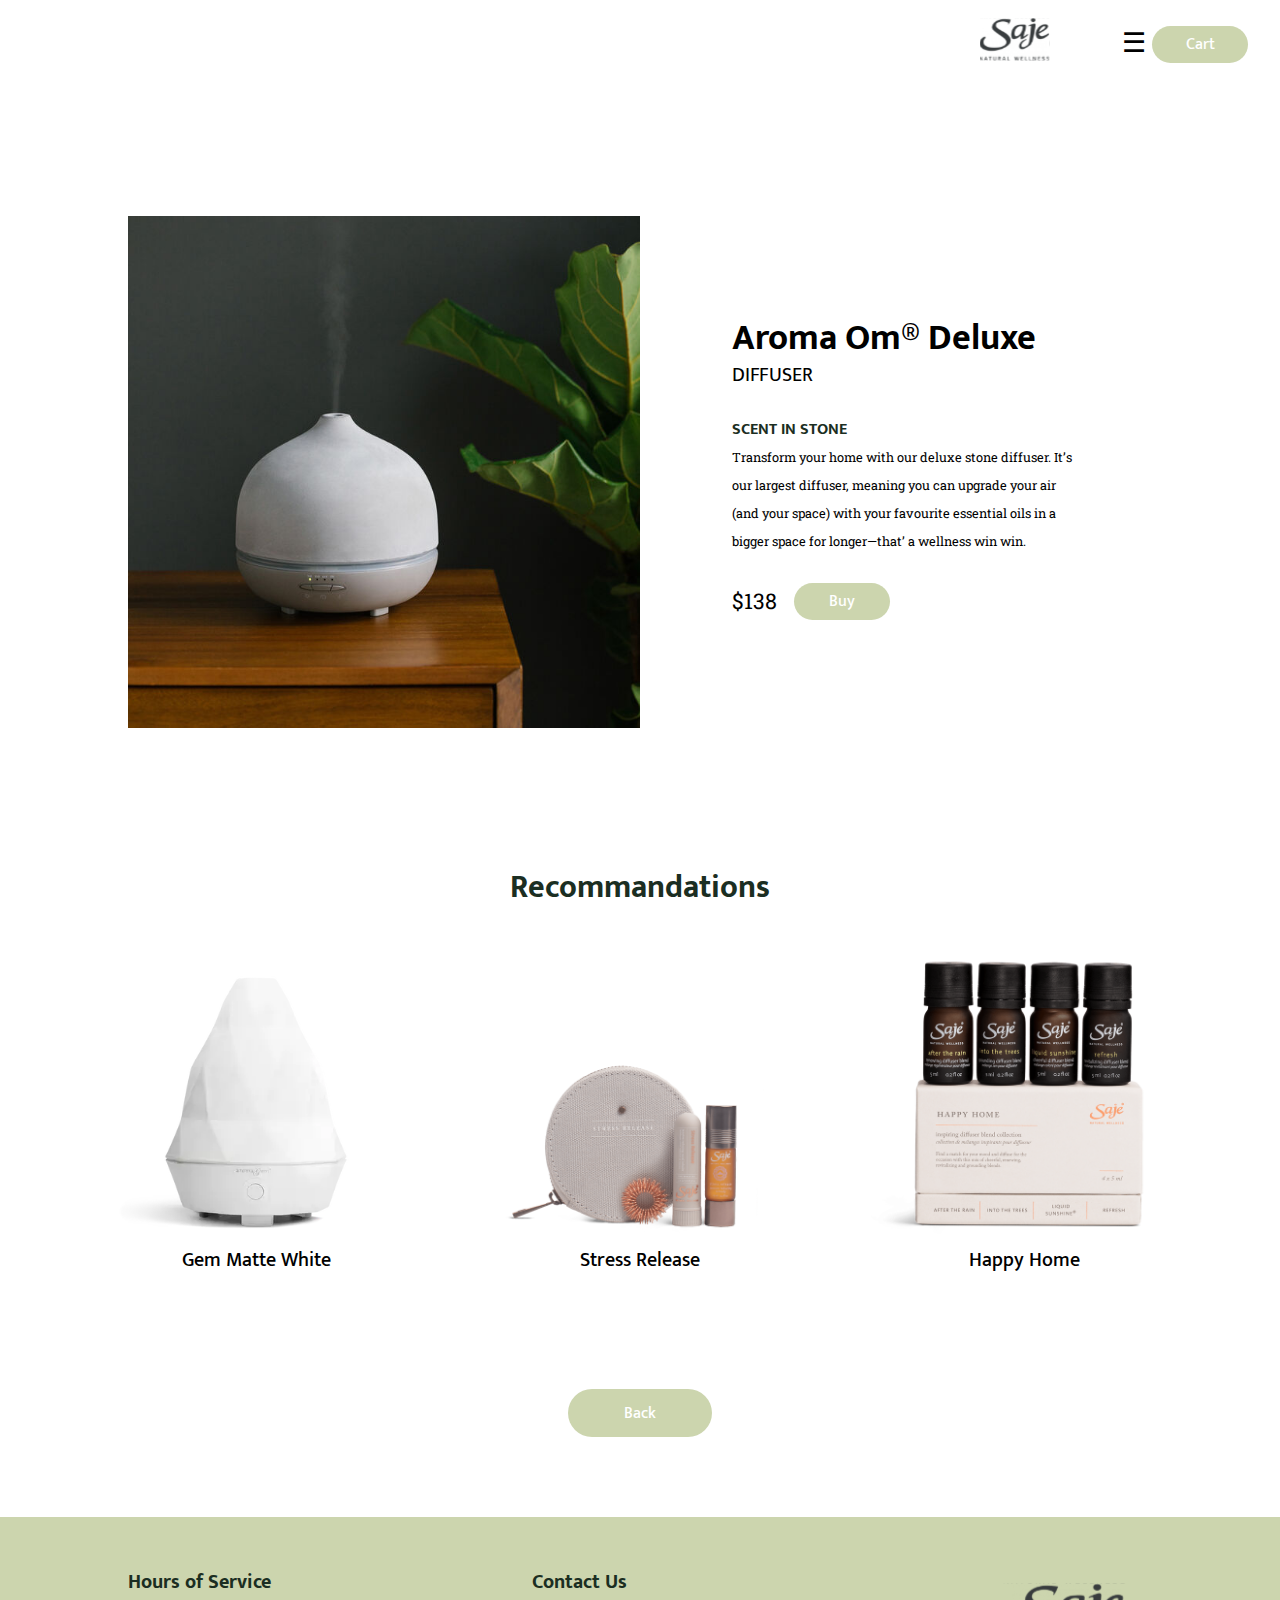
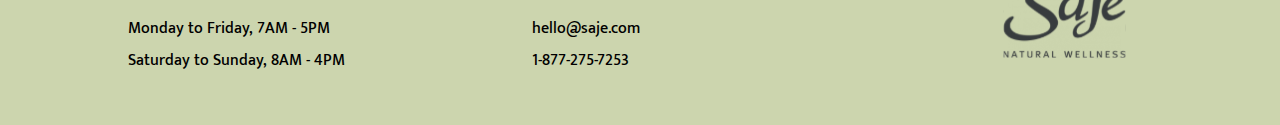
<file: products/diff2.html>
<!-- this is html for the first diffuser -->

<!doctype html>
<html lang="en">

	<head>
		<meta charset="utf-8">
		<meta name="viewport" content="width = device-width, initial-scale=1">

		<title>A2_SajeWebsite</title>
	
		<!--link rel="stylesheet" href="css/normalize.css"-->
        <link href="../main.css" rel="stylesheet">
		<link href="css/product.css" rel="stylesheet">
		<link href="../fonts.css" rel="stylesheet">
        <link rel="preconnect" href="https://fonts.googleapis.com">
        <link rel="preconnect" href="https://fonts.gstatic.com" crossorigin>
        <link href="https://fonts.googleapis.com/css2?family=Mukta:wght@400;700&family=Raleway:wght@100;400;700&family=Rhodium+Libre&family=Roboto:ital,wght@0,100;0,400;0,700;1,400&display=swap" rel="stylesheet">

	</head>

    <body>
        <header id="myTopnav">
            <a href="../home page/index.html"><img class="logo" class="saje_logo" src="../images/Saje Natural Wellness Logo.svg" alt="logo"></a>
    
            <div class="dropdown">
                <button class="dropbtn">
                    <a href="javascript:void(0);" class="drop_logo" onclick="myFunction()">&#9776;</a>
                </button>
                <div class="dropdown-content">
                  <a href="../lists/diffList.html">Diffusers</a>
                  <a href="../lists/oilList.html">Essential Oils</a>
                  <a href="../about/about.html">About Us</a>
                </div>
              </div>

              <a class="cta" href="../cart/cart.html"><button>Cart</button></a>

        </header>

        <!-- <h2>Aroma Gem Matte White</h2> -->
<!--------------  all html files need the above lines (has to be modified)  ---------------->
        <section class="sect">

            <div class="sect-items">
                <img class="pImg-items" id="mainImg" img src="../images/diff2.1.jpeg" alt="diff2">
            </div>

            <div class="sect-items">

                <div class="prod">

                    <figure><h2>Aroma Om® Deluxe</h2></figure>
                    <figcaption class="dcrt">DIFFUSER</figcaption>

                    <div class="description_class">
                        <h5 class="dcrt">SCENT IN STONE</h5>
                        <div class="prod-text">
                            <p>Transform your home with our deluxe stone diffuser. It’s our largest diffuser, meaning you can upgrade your air (and your space) with your favourite essential oils in a bigger space for longer—that’ a wellness win win.</p>
                        </div>
                    </div>

                <!-- <div> -->
                <div class="price">
                    <div class="price-items"> 
                        <h3>$138</h3>
                    </div>
                        
                    <div class="price-items"> 
                        <a class="buyB" href="../cart/cart.html"><button>Buy</button></a>
                    </div>
                
                </div>
            </div>
            
            </section>
    
            <section class="recommendation_list">
                <h5 class="recommend">Recommandations</h5>
                   
                    <ul class="pImg">
                        <li id="rcmd">
                            <a href="../products/diff1.html"><img class="pImg-items" src="../images/diff1.png" alt="diff1"><figcaption>Gem Matte White</figcaption></a>
                    </li>
                    <li id="rcmd">
                        <a href="../products/stressRelease.html"><img class="pImg-items" src="../images/stressRelease.png" alt="stressRelease"><figcaption>Stress Release</figcaption></a>
                    </li>
                    <li id="rcmd">
                        <a href="../products/happyHome.html"><img  class="pImg-items" src="../images/happyHome.png" alt="happyHome"><figcaption>Happy Home</figcaption></a>
                    </li>

                </ul>

            </div>

        </section>
        

        <section class="back_to_top_buttom">
            <a class="back-to-top" href="../lists/diffList.html"><button>Back</button></a>
        </section>

 <!--------------  all html files need the below line (has to be modified)  ---------------->
        <footer>
            <div class="barB">
                <ul class="hours">
                    <h4>Hours of Service</h4>
                    <li> Monday to Friday, 7AM - 5PM</li>
                    <li>Saturday to Sunday, 8AM - 4PM</li>
                </ul>

                <ul class="contact_us">
                    <h4>Contact Us</h4>
                    <li>hello@saje.com</li>
                    <li>1-877-275-7253</li>
                </ul>
            </div>
            <img class="logo" src="../images/Saje Natural Wellness Logo.svg" alt="logo">
        </footer>
    </body>

</html>
</file>
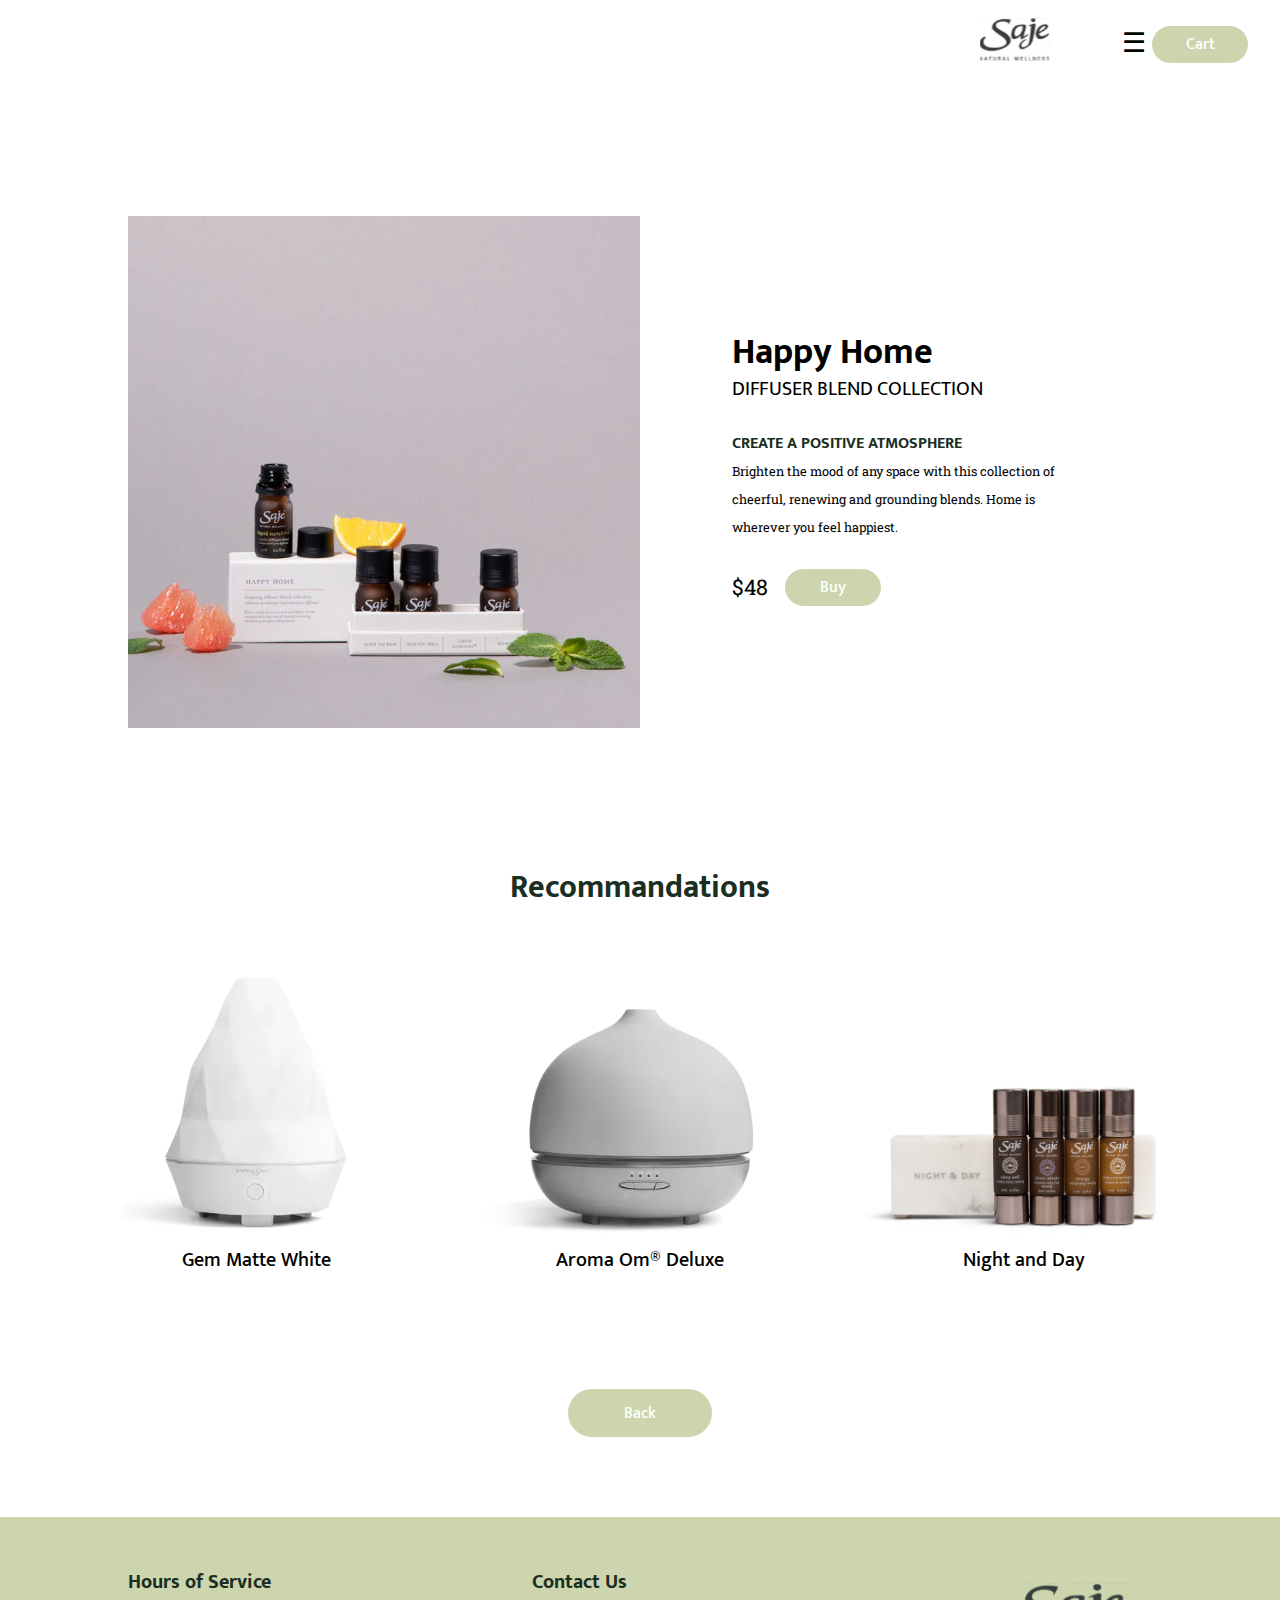
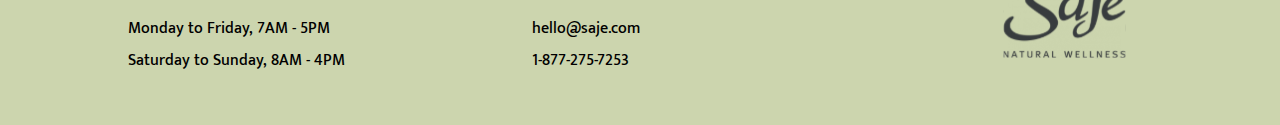
<file: products/happyHome.html>
<!-- this is html for the first diffuser -->

<!doctype html>
<html lang="en">

	<head>
		<meta charset="utf-8">
		<meta name="viewport" content="width = device-width, initial-scale=1">

		<title>A2_SajeWebsite</title>
	
		<!--link rel="stylesheet" href="css/normalize.css"-->
        <link href="../main.css" rel="stylesheet">
		<link href="css/product.css" rel="stylesheet">
		<link href="../fonts.css" rel="stylesheet">
        <link rel="preconnect" href="https://fonts.googleapis.com">
        <link rel="preconnect" href="https://fonts.gstatic.com" crossorigin>
        <link href="https://fonts.googleapis.com/css2?family=Mukta:wght@400;700&family=Raleway:wght@100;400;700&family=Rhodium+Libre&family=Roboto:ital,wght@0,100;0,400;0,700;1,400&display=swap" rel="stylesheet">

	</head>

    <body>
        <header id="myTopnav">
            <a href="../home page/index.html"><img class="logo" class="saje_logo" src="../images/Saje Natural Wellness Logo.svg" alt="logo"></a>
    
            <div class="dropdown">
                <button class="dropbtn">
                    <a href="javascript:void(0);" class="drop_logo" onclick="myFunction()">&#9776;</a>
                </button>
                <div class="dropdown-content">
                  <a href="../lists/diffList.html">Diffusers</a>
                  <a href="../lists/oilList.html">Essential Oils</a>
                  <a href="../about/about.html">About Us</a>
                </div>
              </div>

              <a class="cta" href="../cart/cart.html"><button>Cart</button></a>

        </header>

<!--------------  all html files need the above lines (has to be modified)  ---------------->
        <section class="sect">

            <div class="sect-items">
                <img class="pImg-items" id="mainImg" img src="../images/happyHome1.jpeg" alt="happyHome">
            </div>


            <div class="sect-items">

                <div class="prod">
                    <figure><h2>Happy Home</h2></figure>
                    <figcaption class="dcrt">DIFFUSER BLEND COLLECTION</figcaption>
                    <div class="description_class">
                        <h5 class="dcrt">CREATE A POSITIVE ATMOSPHERE</h5>
                        <div class="prod-text">
                            <p>Brighten the mood of any space with this collection of cheerful, renewing and grounding blends. Home is wherever you feel happiest.</p>
                        </div>
                    </div>
                
                <!-- <div> -->
                    <div class="price">
                        <div class="price-items"> 
                            <h3>$48</h3>
                        </div>

                        <div class="price-items"> 
                            <a class="buyB" href="../cart/cart.html"><button>Buy</button></a>
                        </div>
                    </div>
                </div>
            </div>
        </div>
        </section>

        <section class="recommendation_list">
            <h5 class="recommend">Recommandations</h5>
               
            <ul class="pImg">
                <li id="rcmd">
                    <a href="../products/diff1.html"><img class="pImg-items" src="../images/diff1.png" alt="diff1"><figcaption>Gem Matte White</figcaption> </a>
                </li>
                <li id="rcmd">
                    <a href="../products/diff2.html"><img class="pImg-items" src="../images/diff2.png" alt="diff2"><figcaption>Aroma Om® Deluxe</figcaption></a>
                </li>
                <li id="rcmd">
                    <a href="../products/remedyBar.html"><img class="pImg-items" src="../images/remedyBar.png" alt="remedyBar"><figcaption>Night and Day</figcaption></a>
                </li>

            </ul>

        </section>
      
        <section class="back_to_top_buttom">
            <a class="back-to-top" href="../lists/oilList.html"><button>Back</button></a>
        </section>
    
 <!--------------  all html files need the below line (has to be modified)  ---------------->
        <footer>
            <div class="barB">
                <ul class="hours">
                    <h4>Hours of Service</h4>
                    <li> Monday to Friday, 7AM - 5PM</li>
                    <li>Saturday to Sunday, 8AM - 4PM</li>
                </ul>

                <ul class="contact_us">
                    <h4>Contact Us</h4>
                    <li>hello@saje.com</li>
                    <li>1-877-275-7253</li>
                </ul>
            </div>
            <img class="logo" src="../images/Saje Natural Wellness Logo.svg" alt="logo">
        </footer>
    </body>

</html>
</file>
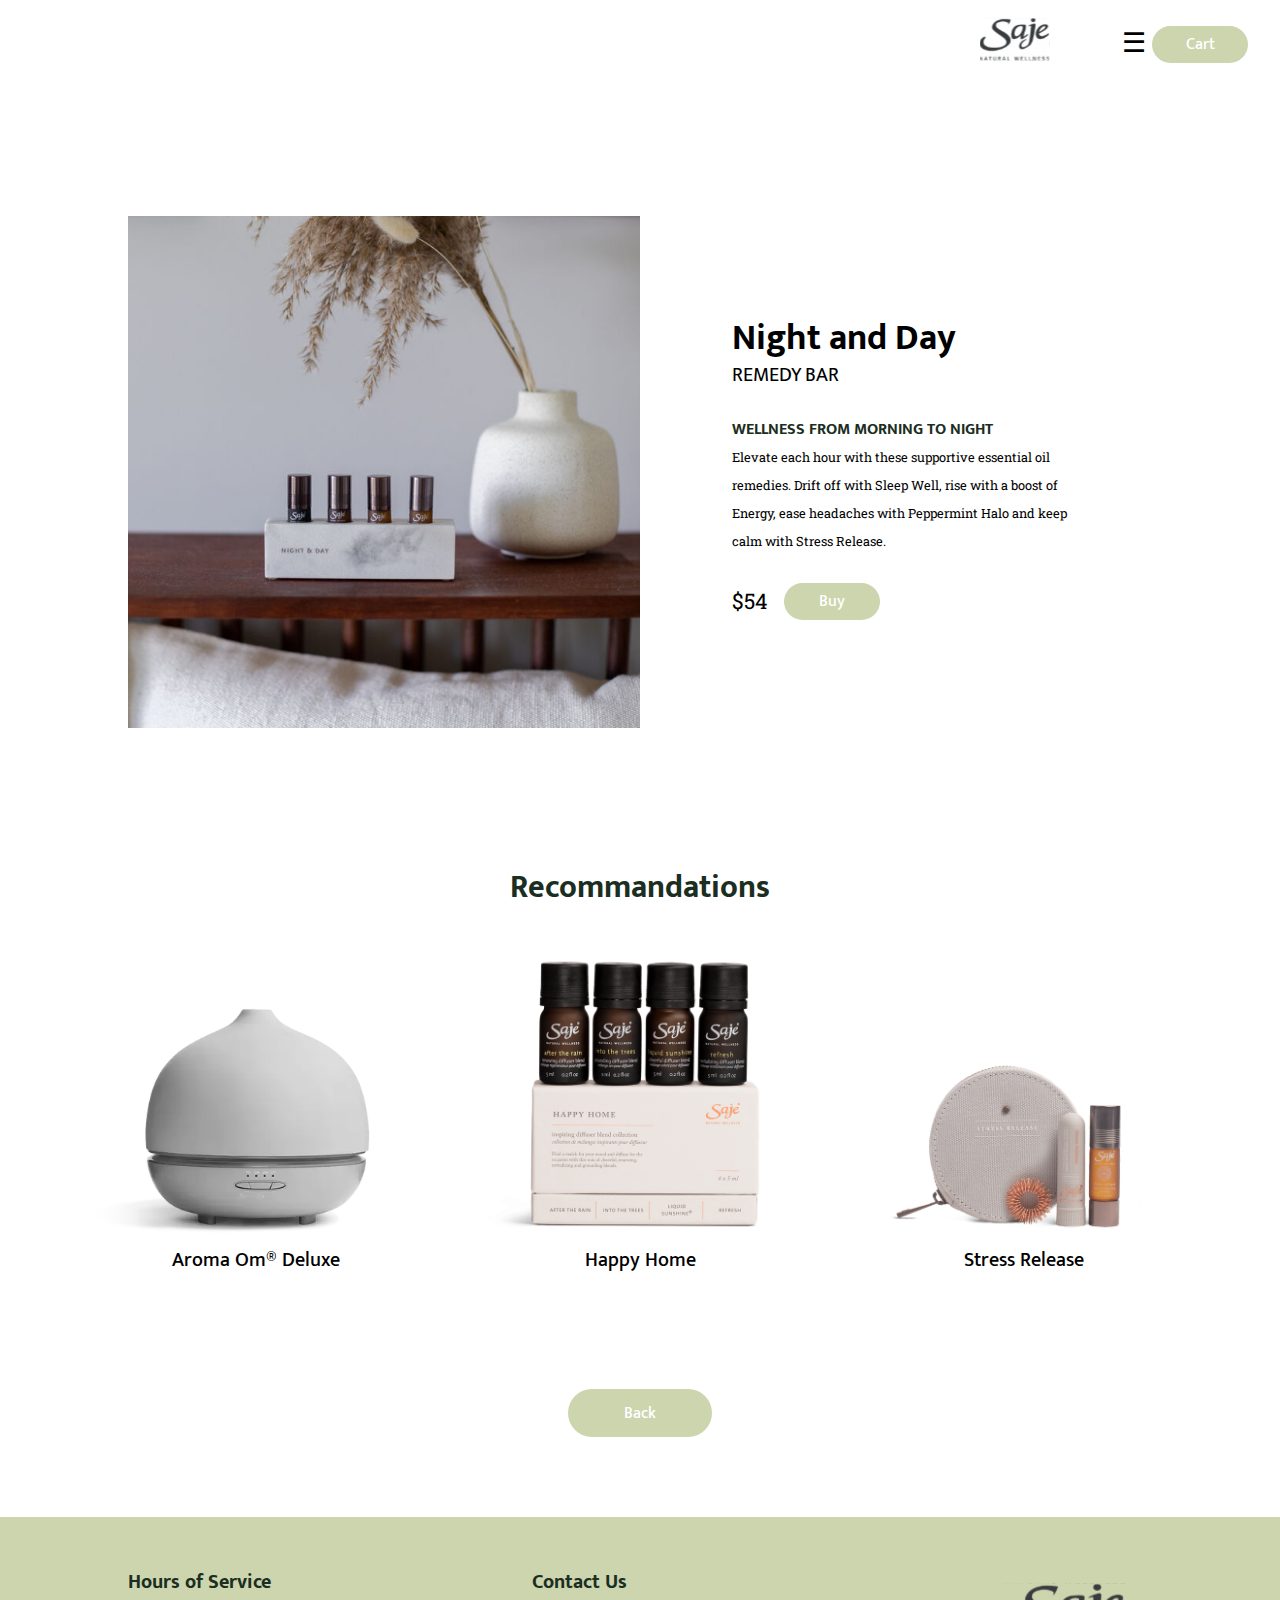
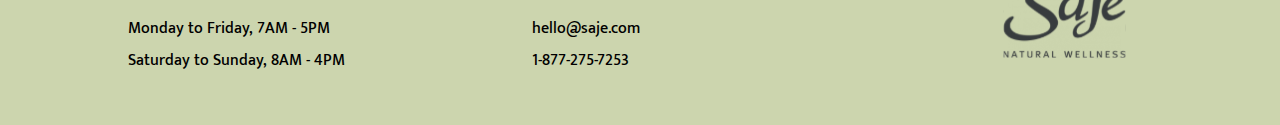
<file: products/remedyBar.html>
<!-- this is html for the first diffuser -->

<!doctype html>
<html lang="en">

	<head>
		<meta charset="utf-8">
		<meta name="viewport" content="width = device-width, initial-scale=1">

		<title>A2_SajeWebsite</title>
	
		<!--link rel="stylesheet" href="css/normalize.css"-->
		<link href="../main.css" rel="stylesheet">
		<link href="css/product.css" rel="stylesheet">
		<link href="../fonts.css" rel="stylesheet">
        <link rel="preconnect" href="https://fonts.googleapis.com">
        <link rel="preconnect" href="https://fonts.gstatic.com" crossorigin>
        <link href="https://fonts.googleapis.com/css2?family=Mukta:wght@400;700&family=Raleway:wght@100;400;700&family=Rhodium+Libre&family=Roboto:ital,wght@0,100;0,400;0,700;1,400&display=swap" rel="stylesheet">

	</head>

    <body>
        <header id="myTopnav">
            <a href="../home page/index.html"><img class="logo" class="saje_logo" src="../images/Saje Natural Wellness Logo.svg" alt="logo"></a>
    
            <div class="dropdown">
                <button class="dropbtn">
                    <a href="javascript:void(0);" class="drop_logo" onclick="myFunction()">&#9776;</a>
                </button>
                <div class="dropdown-content">
                  <a href="../lists/diffList.html">Diffusers</a>
                  <a href="../lists/oilList.html">Essential Oils</a>
                  <a href="../about/about.html">About Us</a>
                </div>
              </div>

              <a class="cta" href="../cart/cart.html"><button>Cart</button></a>

        </header>

<!--------------  all html files need the above lines (has to be modified)  ---------------->
        <div class="sect">

            <div class="sect-items">
                <img class="pImg-items" id="mainImg" img src="../images/remedyBar1.jpeg" alt="remedyBar">
            </div>



            <div class="sect-items">

                <div class="prod">

                    <figure>
                        <h2>Night and Day</h2>
                    </figure>
                    <figcaption class="dcrt">REMEDY BAR</figcaption>
                    <div class="description_class">
                        <h5 class="dcrt">WELLNESS FROM MORNING TO NIGHT</h5>
                         <div class="prod-text">
                            <p>Elevate each hour with these supportive essential oil remedies. Drift off with Sleep Well, rise with a boost of Energy, ease headaches with Peppermint Halo and keep calm with Stress Release.</p>
                        </div>
                    </div>
                    <!-- <div> -->
                        <div class="price">
                            <div class="price-items"> 
                                <h3>$54<h3>               
                            </div>       
                            <div class="price-items"> 
                                <a class="buyB" href="../cart/cart.html"><button>Buy</button></a>
                            </div>
                        </div>
                    </div>
                </div>
            </div>

            <section class="recommendation_list">
                <h5 class="recommend">Recommandations</h5>
                   
                <ul class="pImg">
                    <li id="rcmd">
                        <a href="../products/diff2.html"><img class="pImg-items" src="../images/diff2.png" alt="diff2"><figcaption>Aroma Om® Deluxe</figcaption></a>
                    </li>
                    <li id="rcmd">
                        <a href="../products/happyHome.html"><img class="pImg-items" src="../images/happyHome.png" alt="happyHome"><figcaption>Happy Home</figcaption></a>
                    </li>
                    <li id="rcmd">
                        <a href="../products/stressRelease.html"><img class="pImg-items" src="../images/stressRelease.png" alt="stressRelease"><figcaption>Stress Release</figcaption></a>
                    </li>

                </ul>

            </div>

        </section>
        

        <section class="back_to_top_buttom">
            <a class="back-to-top" href="../lists/oilList.html"><button>Back</button></a>
        </section>
    
 <!--------------  all html files need the below line (has to be modified)  ---------------->
        <footer>
            <div class="barB">
                <ul class="hours">
                    <h4>Hours of Service</h4>
                    <li> Monday to Friday, 7AM - 5PM</li>
                    <li>Saturday to Sunday, 8AM - 4PM</li>
                </ul>

                <ul class="contact_us">
                    <h4>Contact Us</h4>
                    <li>hello@saje.com</li>
                    <li>1-877-275-7253</li>
                </ul>
            </div>
            <img class="logo" src="../images/Saje Natural Wellness Logo.svg" alt="logo">
        </footer>
    </body>

</html>
</file>
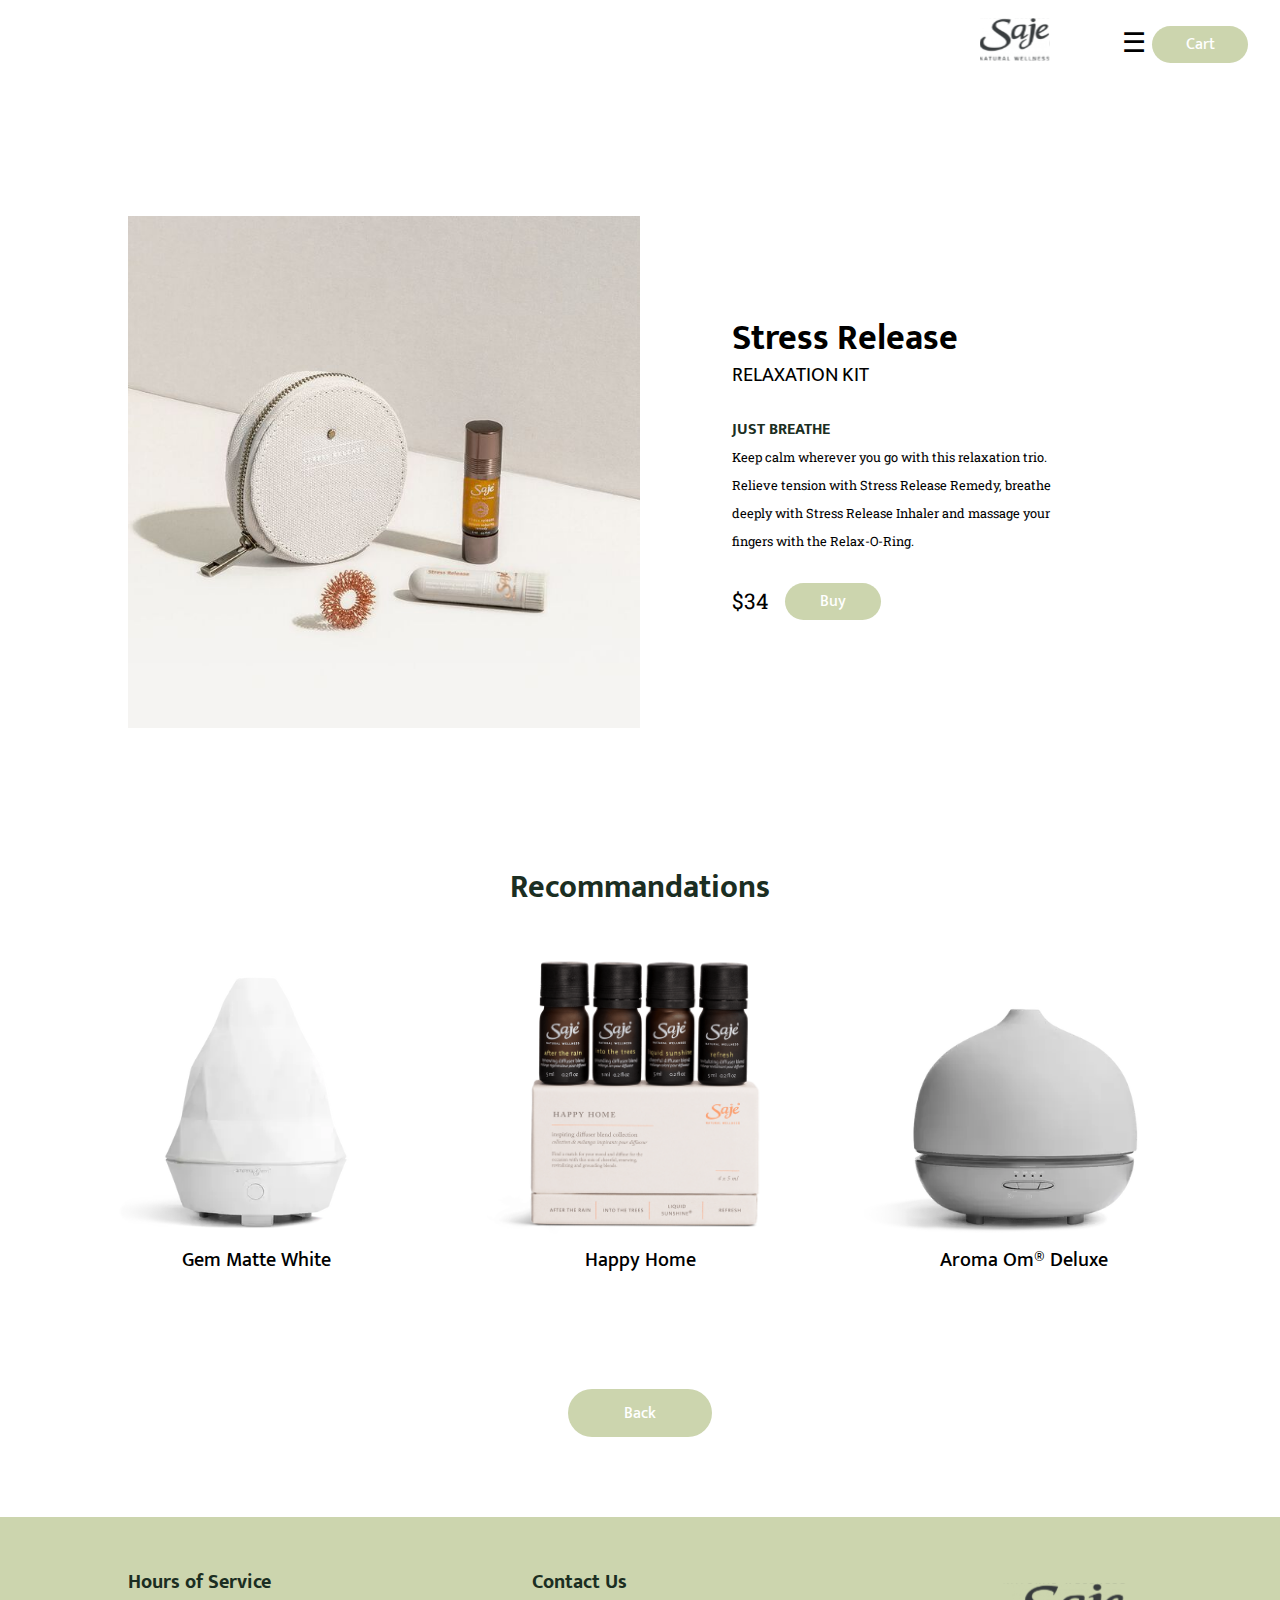
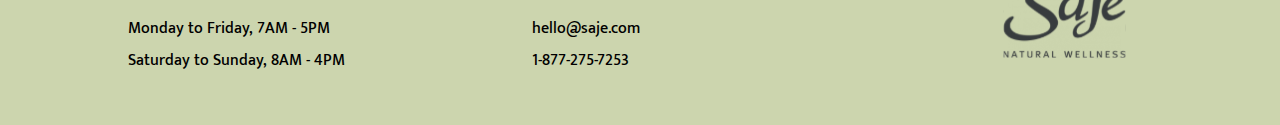
<file: products/stressRelease.html>
<!-- this is html for the first diffuser -->

<!doctype html>
<html lang="en">

	<head>
		<meta charset="utf-8">
		<meta name="viewport" content="width = device-width, initial-scale=1">

		<title>A2_SajeWebsite</title>
	
		<!--link rel="stylesheet" href="css/normalize.css"-->
		<link href="../main.css" rel="stylesheet">
		<link href="css/product.css" rel="stylesheet">
		<link href="../fonts.css" rel="stylesheet">
        <link rel="preconnect" href="https://fonts.googleapis.com">
        <link rel="preconnect" href="https://fonts.gstatic.com" crossorigin>
        <link href="https://fonts.googleapis.com/css2?family=Mukta:wght@400;700&family=Raleway:wght@100;400;700&family=Rhodium+Libre&family=Roboto:ital,wght@0,100;0,400;0,700;1,400&display=swap" rel="stylesheet">

	</head>

    <body>
        <header id="myTopnav">
            <a href="../home page/index.html"><img class="logo" class="saje_logo" src="../images/Saje Natural Wellness Logo.svg" alt="logo"></a>
    
            <div class="dropdown">
                <button class="dropbtn">
                    <a href="javascript:void(0);" class="drop_logo" onclick="myFunction()">&#9776;</a>
                </button>
                <div class="dropdown-content">
                  <a href="../lists/diffList.html">Diffusers</a>
                  <a href="../lists/oilList.html">Essential Oils</a>
                  <a href="../about/about.html">About Us</a>
                </div>
              </div>

              <a class="cta" href="../cart/cart.html"><button>Cart</button></a>

        </header>            

<!--------------  all html files need the above lines (has to be modified)  ---------------->
<section class="sect">

        <div class="sect-items">
                <img class="pImg-items" id="mainImg" img src="../images/stressRelease1.jpeg" alt="stressRelease">
        </div>

            <div class="sect-items">
                <div class="prod">
                    <figure><h2>Stress Release</h2></figure>
                <figcaption class="dcrt">RELAXATION KIT</figcaption>
                <div class="description_class"> 
                    <h5 class="dcrt">JUST BREATHE</h5>
                    <div class="prod-text">
                        <p>Keep calm wherever you go with this relaxation trio. Relieve tension with Stress Release Remedy, breathe deeply with Stress Release Inhaler and massage your fingers with the Relax-O-Ring.</p>
                    </div>
                </div>
                <!-- <div> -->
                    <div class="price">

                        <div class="price-items"> 
                            <h3>$34</h3>
                        </div>

                <div class="price-items">
                    <a class="buyB" href="../cart/cart.html"><button>Buy</button></a>
                </div>
            </div>
            
            </div>
        </div>
    </div>

    </section>

    <section class="recommendation_list">
        <h5 class="recommend">Recommandations</h5>

            <ul class="pImg">
                <li id="rcmd">
                    <a href="../products/diff1.html"><img class="pImg-items" src="../images/diff1.png" alt="diff1"><figcaption>Gem Matte White</figcaption></a>
                    </li>
                    <li id="rcmd">
                        <a href="../products/happyHome.html"><img class="pImg-items" src="../images/happyHome.png" alt="happyHome"><figcaption>Happy Home</figcaption></a>
                    </li>
                    <li id="rcmd">
                        <a href="../products/diff2.html"><img class="pImg-items"  src="../images/diff2.png" alt="diff2"><figcaption>Aroma Om® Deluxe</figcaption></a>
                    </li>

                </ul>

            </div>

        </section>
        

        <section class="back_to_top_buttom">
            <a class="back-to-top" href="../lists/oilList.html"><button>Back</button></a>
        </section>
        
 <!--------------  all html files need the below line (has to be modified)  ---------------->
        <footer>
            <div class="barB">
                <ul class="hours">
                    <h4>Hours of Service</h4>
                    <li> Monday to Friday, 7AM - 5PM</li>
                    <li>Saturday to Sunday, 8AM - 4PM</li>
                </ul>

                <ul class="contact_us">
                    <h4>Contact Us</h4>
                    <li>hello@saje.com</li>
                    <li>1-877-275-7253</li>
                </ul>
            </div>
            <img class="logo" src="../images/Saje Natural Wellness Logo.svg" alt="logo">
        </footer>
    </body>

</html>
</file>
<file: main.css>
* {
    box-sizing: border-box;
    margin: 0;
    padding: 0;
    font-family: 'Mukta', sans-serif;
  }  
  
  /* Start of the content section */
  
  .textbox{
    position: relative;
    width: 100%;
    height: 100%;
    left: 0;
    background-color: rgb(254, 250, 224); 
    margin-top: 1.5rem;
  }
  
  .text{
    padding-top: 2rem;
    padding-bottom: 2rem;
    padding-left: 5%;
    padding-right: 5%;
    text-align: center;
    text-indent: 0;
  }
  
  h1{
    font-family: 'Mukta', sans-serif;
    font-size: 3rem;
    color: rgb(75 100 72);
    position: relative;
    text-align: center;
    margin-top: 3.5rem;
    padding-bottom: 2.5rem;
  }
  
  h2{
    text-align: center;
    font-size: 1.75rem;
    text-decoration: none;
    padding-top: 1.25rem;
    line-height: .25rem;
    margin-top: 1rem;
  }
  
  h4{
    font-size: 1rem;
    color: rgb(27 46 34);
    padding-top: 0;
    padding-left: 0;
  }
  
  h5{
    font-size: 1rem;
    color: rgb(27 46 34);
    text-align: center;
  }
  
  p, ol, ul{
    font-family: Roboto_Slab;
    font-weight: normal;
    font-size: 0.8rem;
    color: black;
    padding-top: 0;
  }

  h3 {
    font-family: Roboto_Slab;
    font-weight: 400;
    line-height: 2.3rem;
    text-align: center;
  }
  
  p{
    /* text-indent: 2rem; */
    line-height: 1.75rem;
  }
  
  ul{
    font-size: 85%;
  }
  
  .prod li{
    margin: 0;
  }
  
  img.pImg-items{
    width: 100%;
    height: auto;
  }
  
  figcaption{
    text-align: center;
    font-size: 1.25rem;
  }
  
  a{
    text-decoration: none;
    color:rgb(106 124 114);
  }
  
  a:hover, a:focus {
    color: rgb(140 98 59);
    transition-duration: .75s;
  }
  
  
  #rcmd{
    display: inline-block;
  }
   
   
   /* This is the nav bar section for the css. */
  li, a, button {
    font-family: 'Mukta', sans-serif;
    font-weight: 500;
    font-size: 16px;
    color: black;
    text-decoration: none;
  }
  
  header {
    display: flex;
    justify-content: flex-end;
    align-items: center;
    height: 5.5rem;
    padding: 0rem 2.5%;
    overflow: hidden;
  }

  header a {
    float: left;
    display: block;
    border-radius: 0;
  }

  .topnav .icon {
    display: none;
  }

  .dropdown {
    float: left;
    overflow: hidden;
  }

  .dropdown .dropbtn {
    border: none;
    outline: none;
    color: black;
    background-color: white;
    margin: 0;
    width: 0;
  }

  .drop_logo {
    padding: 0;
    transform: scale(1.7);
  }

  .dropdown-content {
    display: none;
    position: absolute;
    background-color: #FEFAE0;
    min-width: 100px;
    box-shadow: 0px 8px 16px 0px rgba(0,0,0,0.2);
    z-index: 1;
  }

  .dropdown-content a {
    float: none;
    color: black;
    padding: 12px 16px;
    text-decoration: none;
    display: block;
    text-align: left;
  }

  .header a:hover, .dropdown:hover .dropbtn {
    color: black;
  }
  
  /* Add a grey background to dropdown links on hover */
  .dropdown-content a:hover {
    background-color: #D4A373;
  }
  
  /* Show the dropdown menu when the user moves the mouse over the dropdown button */
  .dropdown:hover .dropdown-content {
    display: block;
  }

  
  .logo {
    cursor: pointer;
    margin-right: auto;
    transform: scale(0.4);
  }

  .saje_logo{
    margin-right: auto;
  }

  ul.nav_links {
    font-family: 'Mukta', sans-serif;
    margin-right: 5rem;
  }
  
  .nav_links li {
    display: inline-block;
    padding: 0px 20px;
  }
  
  .nav_links li a {
    border-top:  0.1rem white solid;
    transition: all 0.15s ease 0s;
  }
  
  .nav_links li a:hover {
    border-top:  0.1rem black solid;
    margin: 0;
  }
  
  button {
    font-family: 'Mukta', sans-serif;
    padding: 5px 25px;
    color: white;
    background-color: #CCD5AE;
    border: none;
    border-radius: 50px;
    cursor: pointer;
    transition: all 0.3s ease 0s;
    width: 6rem;
  }
  
  button:hover {
    background-color: #D4A373;
  }
  
  @media(max-width: 673px){
    li, a, button {
      font-size: 14px;
    }

    .dropdown .dropbtn {
      width: auto;
    }
  
    .logo {
      transform: scale(0.4);
      margin-right: auto;
    }
    
    ul.nav_links {
      margin: 0;
    }
    
    .nav_links li {
      min-width: 105px;
    }
      
    button {
      padding: 4px;
      border-radius: 50px;
      width: 4.5rem;
      margin-left: 3rem;
    }

    .dropdown-content a {
      margin:0;
  }
  }
  
  @media (max-width: 392px){
    li, a, button {
      font-size: 11px;
    }
  
    .logo {
      transform: scale(0.4);
    }
    
    ul.nav_links {
      margin: 0;
    }
    
    .nav_links li {
      min-width: 105px;
    }
      
    button {
      padding: 4px;
      border-radius: 50px;
      width: 4.5rem;
    }
  }
  
  /* This is the end of the nav bar section for the css. */


    /* Start of the footer section */
  
    footer {
        display: flex;
        justify-content: space-between;
        background: #CCD5AE;
        padding: 3rem 10%;
        margin-top: 5rem;
        font-family: 'Mukta', sans-serif;
      }
      
      .barB {
        display: flex;
        width: 50%;
        justify-content: space-between;
      }
      
      footer .logo {
        margin: 0;
        transform: scale(0.7);
      }
      
      .barB h4 {
        margin-bottom: .9rem;
        padding: 0;
        font-size: 1.25rem;
      }
      
      .barB li{
        font-family: 'Mukta', sans-serif;
        list-style-type: none; 
        font-size: 1rem;
        line-height: 2rem;
      }
      
      @media(max-width: 1269px){
      
        footer {
          padding: 3rem 10%;
          margin-top: 5rem;
        }
        
        .barB {
          width: 50%;
        }
        
        footer .logo {
          margin: 0;
          transform: scale(0.7);
        }
        
        .barB h4 {
          margin-bottom: 1rem;
          padding: 0;
        }
        
        .barB li{
          font-size: 0.9rem;
          line-height: 1.7rem;
        }
      
      }
      
      @media(max-width: 673px){
      
        footer .logo {
          margin-left: 2rem;
          transform: scale(0.5);
        }
      
        .barB{
          transform: translate(-1rem, 0);
        }
      
        .barB h4 {
          font-size: .8rem;
          min-width: 130px;
        }
      
        .barB li{
          font-size: 0.75rem;
          max-width: 100px;
        }
      }
      
      @media (max-width: 392px){
      
        footer .logo {
          margin-left: 1rem;
          transform: scale(0.3);
        }
      
        .barB{
          transform: translate(-1rem, 0);
        }
      
        .barB li{
          font-size: 0.5rem;
          min-width: 100px;
        }
      
        .contact_us{
          transform: translate(-2rem,0);
        }

        ul{
          padding: 5%;
        }
      }
      
      /* end of the footer section */

      /* Start of the button section */
  
  .back_to_top_buttom {
    display: flex;
    justify-content: center;
    margin-top: 2rem;
  }
  
  .back-to-top button{
    padding: 5px 25px;
    color: white;
    background-color: #CCD5AE;
    border: none;
    border-radius: 50px;
    cursor: pointer;
    transition: all 0.3s ease 0s;
    width: 9rem;
    height: 3rem;
    font-size: 1rem;
  }
  
  @media(min-width: 1269px){
    .back_to_top_buttom {
      margin-top: 5rem;
    }
  }
  
  @media(max-width: 673px){
    .back_to_top_buttom {
      transform: scale(0.75);
    }
  }
  
  /* end of the button section */
</file>
<file: fonts.css>
/* this is font.css */

@font-face {
    font-family: Roboto_Slab;
    src: url(fonts/Roboto_Slab/RobotoSlab-VariableFont_wght.ttf);
  }
  
  @font-face {
    font-family: Lora;
  src: url(fonts/Lora/Lora-VariableFont_wght.ttf);
  }
  
  div{
    font-family: Roboto_Slab;
  }
  
  div{
  font-family: Lora;
  }
</file>
<file: home page/home.css>
/* Start of the product selection section */

.item-content {
    display: flex;
    flex-wrap: wrap;
    width: 100%;
}

.list{
    width: 50%;
    position: relative;
}

img.hero_image {
    width: 100%;
}

.list:hover , .square:hover {
    transform:scale(1.01);
    filter: blur(2px);
}

@media (max-width: 687px) {
    .list {
        width: 100%;
    }
}

/* End of product selection page */

/* Start of featured item selection */

.featured_items {
    margin: 4rem;
}

h1 {
    font-family: 'Rhodium Libre', serif;
    font-size: 2rem;
    text-align: center;
}

ul.all_items {
    display: flex;
    justify-content: space-evenly;
    margin: 2rem;
}


li.square {
    list-style-type: none;
    text-align: center;
}

.f-Item{
    width: 100%;
}

@media (min-width: 1440px) {
    li.square {
        width: 20%;
        height: 20%;
    }
}

@media (max-width: 900px) {
    ul.all_items {
        align-items: center;
        flex-wrap: wrap;
        margin: 2rem 0;
    }
}

@media (max-width: 330px) {
    h2{
        line-height: 0;
        font-size: 1.5rem;
    }

    h3{
        font-size: 0.7rem;
    }
}

/* End of featured item selection */

/* Start of home page break section */

.break_page {
    background: #FEFAE0;
    padding: 9rem 15%;
}

/* End of break page */

/* Start of our believers */

.our_believers {
    display: flex;
    flex-direction: column;
    justify-content: center;
    align-items: center;
    margin: 4rem;
}

ul.all_believers {
    width: 80%;
    list-style-type: none;
}

li.circle {
    width: 6rem;
    height: 6rem;
    /* background-color: #e8b37e; */
    background-color: #CCD5AE;
    margin: 1rem;
    list-style-type: none; 
    border-radius: 50%;
}

.comp{
    justify-content: center;
    width: 4.25rem;
    height: 4.25rem;

    margin-top: .75rem;
    margin-left: .75rem;
}

/* end of our believers */

/* Start of simple description of saje section */

.simple_about_us {
    display: flex;
    width: 100%;
}

img.about_us {
    width:50%;
}

.about_us_description {
    display: flex;
    justify-content: center;
    flex-direction: column;
    padding: 5rem;
}

.about_us_description h4 {
    width: 100%;
    font-weight: 400;
    font-size: 1.17rem;
    margin-bottom: 2rem;
}

.learn_more button {
    width: 10rem;
    margin: 0;
}

h4.about_us_text{
    font-family: Roboto_Slab;
  }

@media (max-width: 861px) {
    .simple_about_us {
        align-items: center;
        flex-wrap: wrap;
        margin: 2rem 0;
    }

    img.about_us {
        width:100%;
    }

    .about_us_description {
        display: flex;
        justify-content: center;
        flex-direction: column;
        padding: 5rem;
        text-align: center;
    }
}

@media (max-width: 434px) {
    h4.about_us_text{
        font-size: 0.9rem;
    }
}

/* End of simple description of saje section */
</file>
<file: about/css/about.css>
.list:hover , .square:hover {
    transform:scale(1.01);
    filter: blur(2px);
}

/* Start of the new title section */
.about_us_main {
    margin-top: 7rem;
}

.text_section {
    display: flex;
    flex-direction: column;
    padding-left: 5rem;
}

.title h2 {
    font-size: 3rem;
    max-width: 40%;
    line-height: 3rem;
    text-align: left;
}

.title_description p {
    max-width: 35%;
    margin-top: 2rem;
    line-height: 1.6rem;
}

@media(max-width: 1269px){
    .title h2 {
        font-size: 3rem;
        max-width: 50%;
    }
    
    .title_description p {
        max-width: 40%;
        margin-top: 2rem;
        line-height: 1.4rem;
    }
}

@media(max-width: 673px){
    .text_section {
        flex-direction: column;
        justify-content: center;
        padding-left: 0;
    }

    .title {
        display: flex;
        justify-content: center;
        text-align: center;
    }

    .title_description {
        display: flex;
        justify-content: center;
        text-align: center;
    }

    .title h2{
        font-size: 2rem;
        text-align: center;
    }

    .title_description p{
        max-width: 70%;
    }
}

@media (max-width: 392px){
    .title h2{
        font-size: 1.8rem;
    }
}

/* End of the new title section */
/* Start of the break section */

section.break_section {
    width: 100%;
    height: 20rem;
    background-color: #CCD5AE;
    margin-top: 7rem;
    margin-bottom: 7rem;
}

/* End of the section break */

/* Start of the peace and happiness section */

.peace_and_happiness {
    display: flex;
    align-items: center;
    flex-direction: column;
    margin-bottom: 7rem;
}

h2.peace_title {
    font-size: 3rem;
    text-align: center;
}

p.peace_description{ 
    text-align: center;
    max-width: 60%;
    margin-top: 2rem;
    line-height: 1.6rem;
}

/* End of the peace and happiness section */

/* Start of the our ingredients section */

.our_ingredients {
    display: flex;
    width: 100%;
    margin-top: 7rem;
    margin-bottom: 7rem;
}

.ingredients_image {
    width: 50%;
}

.ingredient_text {
    display: flex;
    width: 100%;
    flex-direction: column;
    justify-content: center;
    padding: 10%;
}

.ingredient_text p {
    max-width: 30rem;
    line-height: 1.6rem;
    margin-top: 2rem;
}

@media (max-width: 856px){
    .ingredient_text {
        padding: 6%;
        align-items: center;
        text-align: center;
    }

    .our_ingredients {
        flex-wrap: wrap;
        justify-content: center;
    }
    .ingredients_image {
        width: 70%;
    }
}

/* end of the our ingredients section */

/* Start of the product section */

.product {
    display: flex;
    flex-direction: column;
}

.product_text {
    display: flex;
    flex-direction: column;
    align-items: center;
    margin-top: 6rem;
}

p.product_description{
    margin-top: 1.2rem;
    max-width: 60%; 
    text-align: center;
}

.item-content {
    display: flex;
    flex-wrap: wrap;
    width: 100%;
}

.list{
    width: 50%;
}

img.hero_image {
    width: 100%;
    margin-top: 4rem;
}


@media (max-width: 673px){
    .product_text {
        margin-top: 0;
    }

    .item-content {
        flex-wrap: nowrap;
        flex-direction: column;
        width: 100%;
    }

    .list {
        width: 100%;
    }
    
    img.hero_image {
        margin-top: 0;
    }

    p.product_description{
        margin-top: 1.2rem;
        max-width: 70%;
        text-align: center;
        margin-bottom: 1.5rem;
    }

    h2.peace_title{
        font-size: 2rem;
        line-height: 3rem;
    }
}

/* end of the product section */
</file>
<file: cart/css/cart.css>
/* this is main.css */
* {
  box-sizing: border-box;
  margin: 0;
  padding: 0;
  font-family: 'Mukta', sans-serif;
}



/* This is the nav bar section for the css. */

li, a, button {
  font-family: 'Mukta', sans-serif;
  font-weight: 500;
  font-size: 16px;
  color: black;
  text-decoration: none;
}

header {
  font-family: 'Mukta', sans-serif;
  display: flex;
  justify-content: flex-end;
  align-items: center;
  height: 5.5rem;
  padding: 0rem 2.5%;
}

.logo {
  cursor: pointer;
  margin-right: auto;
  transform: scale(0.4);
}

ul.nav_links {
  font-family: 'Mukta', sans-serif;
  margin-right: 5rem;
}

.nav_links li {
  display: inline-block;
  padding: 0px 20px;
}

.nav_links li a {
  border-top:  0.1rem white solid;
  transition: all 0.15s ease 0s;
}

.nav_links li a:hover {
  border-top:  0.1rem black solid;
  margin: 0;
}

button {
  font-family: 'Mukta', sans-serif;
  padding: 5px 25px;
  color: white;
  background-color: #CCD5AE;
  border: none;
  border-radius: 50px;
  cursor: pointer;
  transition: all 0.3s ease 0s;
  width: 6rem;
}

button:hover {
  background-color: #D4A373;
}

@media(max-width: 673px){
  li, a, button {
    font-size: 14px;
  }

  .logo {
    transform: scale(0.4);
    margin-right: 0;
  }
  
  ul.nav_links {
    margin: 0;
  }
  
  .nav_links li {
    min-width: 105px;
  }
    
  button {
    padding: 4px;
    border-radius: 50px;
    width: 4.5rem;
  }
}

@media (max-width: 392px){
  li, a, button {
    font-size: 11px;
  }

  .logo {
    transform: scale(0.4);
  }
  
  ul.nav_links {
    margin: 0;
  }
  
  .nav_links li {
    min-width: 105px;
  }
    
  button {
    padding: 4px;
    border-radius: 50px;
    width: 4.5rem;
  }
}

/* This is the end of the nav bar section for the css. */
/* --------------------------------------------------- */

/* checkout */
.smry{
  display: flex;
  flex-direction: column;
  flex-wrap: wrap;

  width: 100%;
}

.smry h3{
  margin-left: 2rem;

  margin-top: 1rem;
  margin-bottom: 0%;
  padding-bottom: 0%;

  text-align: center;
}

.info{
  font-weight: bold;
  justify-content: center;

  padding-top: 1.5rem;
  padding-bottom: .5rem;
}

.info-item{
  padding-left: 15%;
  
  font-size: .95rem;
  line-height: 3rem;
}

.info h3{
  max-width: 100%;
  text-align: center;

  padding:0;
  padding-top: 1rem;
}

.infoInput{
  position: relative;
  max-width: 40rem;

  width: 80%;
  justify-content: center;

}

.boxP{
  position: relative;
  width: 100%;
  background-color: rgb(254, 250, 224); 

  height: 15rem;
  margin-top: 1.5rem;
}

.boxP ul{
  position: relative;

  display: inline-flex;
  flex-direction: row;

  list-style: none; 

  justify-content: center;

  margin-top: 1.25rem;
    
  height: 2.5rem;
  width: 100%;
}

.boxP li{
  position: relative;
  align-self: center;
  text-align: center;

  margin-left: 10vw;
  margin-right: 10vw;

  max-width: 100%;

  font-size: .9rem;
  margin-left: .5rem;
  margin-right: .75rem;
  }

.square{
  background-color: grey;
  max-width: 0;
  /* min-width: 3.5rem;
  min-height: 3.5rem; */
  max-height: 0;
  }

  .pImg{
    width: 5.5rem;
    height: 5.5rem;
  }

  /* .selP, .addr, .cardInfo{
    display: inline-block;
  }
  
  .cardInfo{
    min-width: 45%;
    max-width: 45%;
    justify-content: center;
    margin-left: 10%;
  } */
  
  /* .info-item.smallInfo{
    padding: 2.5rem;
  } */

  .exp, .addr{
    width: 35%;
  }
  .cvv{
    width: 20%;
  }

  /* .smallInfo-item{
    display:flex;
    flex-direction: column;
    flex-wrap: wrap;

    max-width: 100%;
  } */

  /* .boxP ul{
    display: inline-block;
    line-height: 2.5rem;
  }   */
  
  /* .square{
    background-color: rgb(254, 250, 224);
    width: 100%;
    } */
  
  .detail{
    padding-top: 5rem;
    padding-left: 0;
  }

  .select{
    width: 10%;
    height: auto;
  }

@media(min-width: 674px){
  
  .smry h3{
    font-size: 150%;
  }

  .infoInput{
    width: 50%;
  }

  .info-item{
    padding-left: 30%;
    
    font-size: 125%;
    line-height: 3rem;
    }

    .boxP{
      height: 18rem;
    }
    
    .square{
      transform: scale(1.25);
    }

    .boxP li{
      font-size: 125%;
      padding-left: 5%;
      padding-right: 5%;
    }

    .info h3{
      font-size: 150%;
    }

    /* .selP, .addr, .smallInfo{
      display: inline-block;
      
    } */
}





/* --------------------------------------------------- */
/* Start of the button section */

.buyB {
  display: flex;
  padding-left: 45%;
  width: fit-content;

  margin-top: 2rem;
}
/* end of the button section */



/* Start of the footer section */

footer {
  display: flex;
  justify-content: space-between;
  background: #CCD5AE;
  padding: 3rem 10%;
  margin-top: 5rem;
  font-family: 'Mukta', sans-serif;
}

.barB {
  display: flex;
  width: 50%;
  justify-content: space-between;
}

footer .logo {
  margin: 0;
  transform: scale(0.7);
}

.barB h4 {
  margin-bottom: .9rem;
  padding: 0;
  font-size: 1.25rem;
}

.barB li{
  font-family: 'Mukta', sans-serif;
  list-style-type: none; 
  font-size: 1rem;
  line-height: 2rem;
}

@media(max-width: 1269px){

  footer {
    padding: 3rem 10%;
    margin-top: 5rem;
  }
  
  .barB {
    width: 50%;
  }
  
  footer .logo {
    margin: 0;
    transform: scale(0.7);
  }
  
  .barB h4 {
    margin-bottom: 1rem;
    padding: 0;
  }
  
  .barB li{
    font-size: 0.9rem;
    line-height: 1.7rem;
  }

}

@media(max-width: 673px){

  footer .logo {
    margin-left: 2rem;
    transform: scale(0.5);
  }

  .barB{
    transform: translate(-1rem, 0);
  }

  .barB h4 {
    font-size: .8rem;
    min-width: 130px;
  }

  .barB li{
    font-size: 0.75rem;
    max-width: 100px;
  }
}

@media (max-width: 392px){

  footer .logo {
    margin-left: 1rem;
    transform: scale(0.3);
  }

  .barB{
    transform: translate(-1rem, 0);
  }

  .barB li{
    font-size: 0.5rem;
    min-width: 100px;
  }

  .contact_us{
    transform: translate(-2rem,0);
  }
}

/* end of the footer section */
</file>
<file: cart/css/confirmation.css>
/*  */
/*  */
/*  */
/*  */
/* Start of the confirmation page */

.boxC{
    position: relative;
    width: 100%;
    background-color: rgb(254, 250, 224); 
  
    margin-top: 1.5rem;
    padding-bottom: 5rem;
  }
  
  .boxC ul{
    position: relative;
  
    display: inline-flex;
    flex-direction: row;
  
    list-style: none; 
  
    justify-content: center;
  
    margin-top: 1.25rem;
      
    height: 2.5rem;
    width: 100%;
  }
  
  .boxC li{
    position: relative;
    align-self: center;
    text-align: center;
  
    margin-left: 10vw;
    margin-right: 10vw;
  
    max-width: 100%;
  
    font-size: .9rem;
    margin-left: .5rem;
    margin-right: .75rem;
    }
    
  .cImg{
    width: 15rem;
    height: 15rem;
  
    justify-content: center;
  }
  
  #conf{
    text-align: center;
    padding-top: 7.5rem;
  
    /* word-wrap: break-word;
    margin-left: 10%;
    margin-right: 10%; */
  }
  
  .cfmComment{
    text-align: left;
    margin-bottom: 2rem;
  }
  
  #confirmation{
    width: 50%;
    min-width: 17.5rem;
    max-width: 27.5rem;
    text-align: left;
      max-width: 50%;
  
  }
  
  .cfm{
    display: flex;
    flex-direction: row;
    align-items: center;

    justify-content: center;
  }
  
  .cfmText{
    display: inline-block;
  
    padding-left: 47.5%;
  }
  
  .return {
    display: flex;
    justify-content: left;
  
    margin-top: 2rem;
  }
  
  footer {
    margin-top: 0;
  }
  
  
  @media (max-width: 900px){
   
    .boxP{
      height: 35rem;
      padding-bottom: 2rem;
    }
  
    .cfmProd{
      margin-top: 15rem;
      justify-content: left;
    }
  
    .cImg{
      width: 50%;
      max-width: 15rem;
      height: 50%;
  
      margin: 12.5%;
      margin-bottom: 0;
    }
    
    #confirmation{
      min-width: 100%;
      max-width: 100%;
    }
  
    .cfmText{
      padding-left: 10%;
      padding-right: 10%;
      padding-top: 2.5rem;

      min-width: 15rem;
      max-width: 35rem;
    }
    
    .return {
      justify-content: right;
    } 
  }
  
  @media(min-width: 900px){

      .cImg{
        margin: 35%;
        margin-right: 0;
        margin-bottom: 0;
    }
      
      #conf{
        text-align: center;
        padding-top: 7.5rem;
      
        /* word-wrap: break-word;
        margin-left: 10%;
        margin-right: 10%; */
      }
      
      #confirmation{
        width: 50%;
        min-width: 17.5rem;
        max-width: 27.5rem;
        text-align: left;
        max-width: 50%;
      
      }
      
      .cfm{
        display:inline-block;
        flex-direction: row;
        flex-wrap: wrap;

        justify-content: center;
      }

      .cfmText{
        padding-left: 27.5%;
      }    
            
      .return {
        justify-content: center;
        padding-bottom: 0;
      }

    
  }
  
  /* end of the confirmation section */
</file>
<file: lists/css/list.css>
/* Start of the content section */
.pImg-items:hover{
  transform:scale(1.02);
  transition-duration: 0.2s;
}


.textbox{
  position: relative;
  width: 100%;
  height: 100%;
  left: 0;
  background-color: rgb(254, 250, 224); 
  margin-top: 1.5rem;
}

.text{
  padding-top: 2rem;
  padding-bottom: 2rem;
  padding-left: 5%;
  padding-right: 5%;
  
  text-align: center;
  text-indent: 0;
}

h1{
  font-family: 'Mukta', sans-serif;
  font-size: 3rem;
  color: rgb(75 100 72);

  position: relative;
  text-align: center;
  margin-top: 3.5rem;
  padding-bottom: 2.5rem;
}

h2{
  text-align: center;

  font-size: 1.75rem;
  text-decoration: none;
  padding-top: 1.25rem;
  line-height: .25rem;

  margin-top: 1rem;
}

h4{
  font-size: 1rem;
  color: rgb(27 46 34);

  padding-top: 0;
  padding-left: 0;
}

h5{
  font-size: 1rem;
  color: rgb(27 46 34);

  padding-top: 1.5rem;
  padding-left: 1.5rem;
}

p, ol, ul{
  font-family: Roboto_Slab;
  font-weight: normal;
  font-size: 1rem;
  color: black;
  padding-left: 0.75rem;
  padding-top: 0;
}

p{
  text-indent: 2rem;
  line-height: 1.75rem;
}

ul{
  font-size: 85%;
}

/* Chris changes */

.pImg {
  display: flex;
  justify-content: center;
  padding: 0;
}
/* Chris changes end here */

.prod li, .pImg li{
  margin: 2rem;
  margin-top: 0;
  list-style-type: none;
  text-decoration: none;

  display:inline-block;

  /* max-width: 40%; */
  width: 410px;
}

.prod li{
  margin: 0;
}

img.pImg-items{
  width: 100%;
  height: auto;
}

figcaption{
  text-align: center;
  font-size: 1.25rem;
}

a{
  text-decoration: none;
  color:rgb(106 124 114);
}

a:hover, a:focus {
  color: rgb(140 98 59);
  transition-duration: .75s;
}


#rcmd{
  display: inline-block;
}



@media(max-width: 1920px){

  h2{
    font-size: 2.25rem;
    line-height: 2.5rem;
  }

  .text{
    padding-top: 2rem;
    padding-bottom: 2rem;
    padding-left: 10%;
    padding-right: 10%;
  }

  .sect{
    display:flex;
    flex-direction: row;
    flex-wrap: wrap;

    align-items: center;
    font-size: 1.15rem;
  }

  .sect-items{
    max-width: 50%;
  }

  #mainImg{
    max-width: 100%;
    margin-top: 1rem;
    margin-bottom: 5rem;

  }

  h5{
    font-size: 1.15rem;
    margin-bottom: 1.75rem;
  }

  .prod{
    align-items: center;
    margin-left: 17.5%;
    margin-top: 5rem;
  }
  .prod-text{
    width: 100%;
    max-width: 750px;
    margin-bottom: 1.75rem;
  }
  
  .price{
    display:flex;
    flex-direction: row;
    flex-wrap: wrap;
  
    text-align: center;
  }
  
  .price-items{
    padding-left: 1.25%;
    padding-right: 1.25%;
    padding-bottom: 2rem;
  
    margin: .5rem;
  }

  #rcmd{
    max-width: 25%;
  }
  
}

@media(max-width: 673px){
  body{
    font-size: 0.9rem;
  }

  .text{
    padding-left: 12.5%;
    padding-right: 12.5%;
  }
  
  h1{
    font-size: 1.75rem;

    margin-top: 1.5rem;
    padding-bottom: .5rem;
  }
  
  
  h4{
    font-size: .7rem;
    max-width: 100%;
  }
  
  p, ol, ul{
    font-size: .7rem;
    padding-left: 0.75rem;
    padding-top: 0;
  }
 
  ul{
    font-size: 85%;
    padding:5%;
  }

  /* Chris changes */
  .pImg {
    flex-direction: column;
  }
  /* Chris changes end here */
  
  .pImg li{
    display:flex;
    flex-direction: column;
  
    max-width: 100%;
  }
  
  img.pImg-items{
    width: 100%;
  }
  
  figcaption{
    font-size: .75rem;
  }
  
  a{
    text-decoration: none;
    color:rgb(106 124 114);
  }
  
  a:hover, a:focus {
    color: rgb(140 98 59);
    transition-duration: .75s;
  }
  

  /*  */
  figcaption.dcrt{
    text-align: right;
    margin-right: 1rem;
    margin-bottom: 1.25rem;
    margin-top: .85rem;
  }

  .sect{
    display:flex;
    flex-direction: column;
    flex-wrap: wrap;

    align-items: center;
  }

  .sect-items{
    max-width: 100%;
    padding-top: 0%;
    margin-top: 0%;
  }

  #mainImg{
    max-width: 100%;
  }

  .prod{
    transform: translate(0,-100px);
  }
  .prod-text{
    margin-top: 1rem;
    margin-bottom: 1rem;
  }

  h5{
    font-size: 0.75rem;
    padding-top: 0%;
  }

  .prod-text p{ 
    text-indent: 0;
    margin-left: 1rem;
    margin-right: 1rem;
    padding-top: .25rem;
  }

  .price{
    display:flex;
    flex-direction: row;

    text-align: center;
  }

  .price-items{
    padding-left: 7.5%;
    padding-right: 5%;
    padding-bottom: 2rem;

    margin: .5rem;
  }


  #rcmd{
    max-width: 30%;
  }
}

@media (max-width: 392px){
  body{
    font-size: 0.75rem;
  }

  .text{
    padding-left: 12.5%;
    padding-right: 12.5%;
  }
  
  h1{
    font-size: 1.75rem;

    margin-top: 1.5rem;
    padding-bottom: .5rem;
  }
  
  
  h4{
    font-size: .7rem;
    max-width: 100%;
  }
  
  p, ol, ul{
    font-size: .7rem;
    padding-left: 0.75rem;
    padding-top: 0;
  }
 
  ul{
    font-size: 85%;
    padding: 5%;
  }
  
  .pImg li{
    display:flex;
    flex-direction: row;
  
    max-width: 100%;
  }
  
  img.pImg-items{
    height: 100%;
  }  

  figcaption{
    font-size: .75rem;
  }
  
  a{
    text-decoration: none;
    color:rgb(106 124 114);
  }
  
  a:hover, a:focus {
    color: rgb(140 98 59);
    transition-duration: .75s;
  }

  /*  */
  figcaption.dcrt{
    text-align: right;
    margin-right: 1rem;
    margin-bottom: 1.25rem;
    margin-top: .85rem;
  }

  .sect{
    display:flex;
    flex-direction: column;
    flex-wrap: wrap;

    align-items: center;
  }

  .sect-items{
    max-width: 100%;
    padding-top: 0%;
    margin-top: 0%;
  }

  #mainImg{
    max-width: 100%;
  }

  .prod{
    transform: translate(0,-100px);
  }
  .prod-text{
    margin-top: 1rem;
  }

  h5{
    font-size: 0.75rem;
    padding-top: 0%;
  }

  .prod-text p{ 
    text-indent: 0;
    margin-left: 1rem;
    margin-right: 1rem;
    padding-top: .25rem;
  }

  .price{
    display:flex;
    flex-direction: row;

    text-align: center;
  }

  .price-items{
    padding-left: 7.5%;
    padding-right: 5%;
    padding-bottom: 2rem;

    margin: .5rem;
  }


  #rcmd{
    max-width: 60%;

    margin-left: 25%;
    margin-right: 25%;
  }
}

/* End of the content section */
</file>
<file: products/css/product.css>
.pImg {
    display: flex;
    justify-content: center;

    max-width: 410;
  }
  
  .prod li, .pImg li{
    margin: 2rem;
    margin-top: 0;
    list-style-type: none;
    text-decoration: none;
    display:inline-block;
    max-width: 40%;
  }
    
    figure h2{
      text-align: left;
      font-size: 2.25rem;
      line-height: 2.5rem;
    }

    .dcrt {
        text-align: left;
    }
  
    .text{
      padding-top: 2rem;
      padding-bottom: 2rem;
      padding-left: 10%;
      padding-right: 10%;
    }
  
    .sect{
      display:flex;
      flex-direction: row;
      flex-wrap: wrap;
      align-items: center;
      font-size: 1.15rem;
      margin-left: 10%;
      margin-right: 10%;
      justify-content: center;
      margin-top: 10%;
    }
  
    .sect-items{
      max-width: 50%;
    }
  
    h5.recommend {
      font-size: 2rem;
      margin-top: 10%;
    }

    .description_class {
        margin-top: 7%
    }
  
    .prod{
      align-items: center;
      margin: 15%;
      padding-left: 3%;
    }
    .prod-text{
      width: 100%;
      max-width: 750px;
      margin-bottom: 1.75rem;
    }
    
    .price{
      display:flex;
      flex-direction: row;
      flex-wrap: wrap;
    
      text-align: center;
    }
    
    .price-items{
      margin-right: 5%;
      padding-bottom: 2rem; 
    }
  
    #rcmd{
      max-width: 25%;
      width: 410px;
    }

    @media(max-width: 1029px){
        figure h2{
            font-size: 1.5rem;
          }
    }


    @media(max-width: 895px){
        .sect{
            margin-left: 5%;
            margin-right: 5%;
        }
    }

  
  @media(max-width: 760px){
    body{
      font-size: 0.9rem;
    }
  
    .text{
      padding-left: 12.5%;
      padding-right: 12.5%;
    }
    
    h1{
      font-size: 1.75rem;
      margin-top: 1.5rem;
      padding-bottom: .5rem;
    }
    
    
    h4{
      font-size: .7rem;
      max-width: 100%;
    }
    
    p, ol, ul{
      font-size: .7rem;
      padding-top: 0;
    }
   
    ul{
      font-size: 85%;
      padding:5%;
    }

    .pImg{
        flex-direction: column;
        align-items: center;
    }

    figure h2 {
        text-align: center;
    }
    
    figcaption{
      font-size: .75rem;
    }

    figcaption.dcrt{
      text-align: center;
      margin-bottom: 1.25rem;
      margin-top: .85rem;
    }

    .description_class {
        text-align: center;
        max-width: 30rem;
        margin-top: 3%;
    }

    .dcrt {
        text-align: center;
    }
  
    .sect{
      display:flex;
      flex-direction: column;
      flex-wrap: wrap;
      align-items: center;
    }
  
    .sect-items{
      max-width: 100%;
      padding-top: 0%;
      margin-top: 0%;
    }
  
    #mainImg{
      max-width: 100%;
    }
  
    .prod{
      margin: 0;
      padding: 0;
    }

    .prod-text{
      margin-top: 1rem;
      margin-bottom: 1rem;
    }
  
    .prod-text p{ 
      text-indent: 0;
      margin-right: 1rem;
      padding-top: .25rem;
    }
  
    .price{
      display:flex;
      flex-direction: row;
      text-align: center;
      justify-content: center;
    }
  
    .price-items{
      margin: 0;
      padding: 5%;
    }
  
    #rcmd{
      max-width: 30%;
    }
  }
  
  @media (max-width: 392px){
    body{
      font-size: 0.75rem;
    }
  
    .text{
      padding-right: 12.5%;
    }
    
    h1{
      font-size: 1.75rem;
      margin-top: 1.5rem;
      padding-bottom: .5rem;
    }
    
    
    h4{
      font-size: .7rem;
      max-width: 100%;
    }
    
    p, ol, ul{
      font-size: .7rem;
      padding-top: 0;
    }
   
    ul{
      font-size: 85%;
      padding: 5%;
    }
    
    .pImg li{
      display:flex;
      flex-direction: row;
      width: 410px;
      height: 410px;
    }
    
    .pImg-items{
      width: 410px;
      height: 410px;
    }  
  
    figcaption{
      font-size: .75rem;
    }
    
    a{
      text-decoration: none;
      color:rgb(106 124 114);
    }
    
    a:hover, a:focus {
      color: rgb(140 98 59);
      transition-duration: .75s;
    }
  
    .sect{
      display:flex;
      flex-direction: column;
      flex-wrap: wrap;
  
      align-items: center;
    }
  
    .sect-items{
      max-width: 100%;
      padding-top: 0%;
      margin-top: 0%;
    }
  
    #mainImg{
      max-width: 100%;
    }

    .prod-text{
      margin-top: 1rem;
    }
  
    h5{
      font-size: 0.75rem;
      padding-top: 0%;
    }
  
    .prod-text p{ 
      text-indent: 0;
      margin-right: 1rem;
      padding-top: .25rem;
    }
  
    .price{
      display:flex;
      flex-direction: row;
      text-align: center;
    }
  
    .price-items{
      padding-right: 5%;
      padding-bottom: 2rem;
      margin: .5rem;
    }
  
  
    #rcmd{
      max-width: 60%;
      margin-left: 25%;
      margin-right: 25%;
    }
  }
  
  /* End of the content section */
</file>
